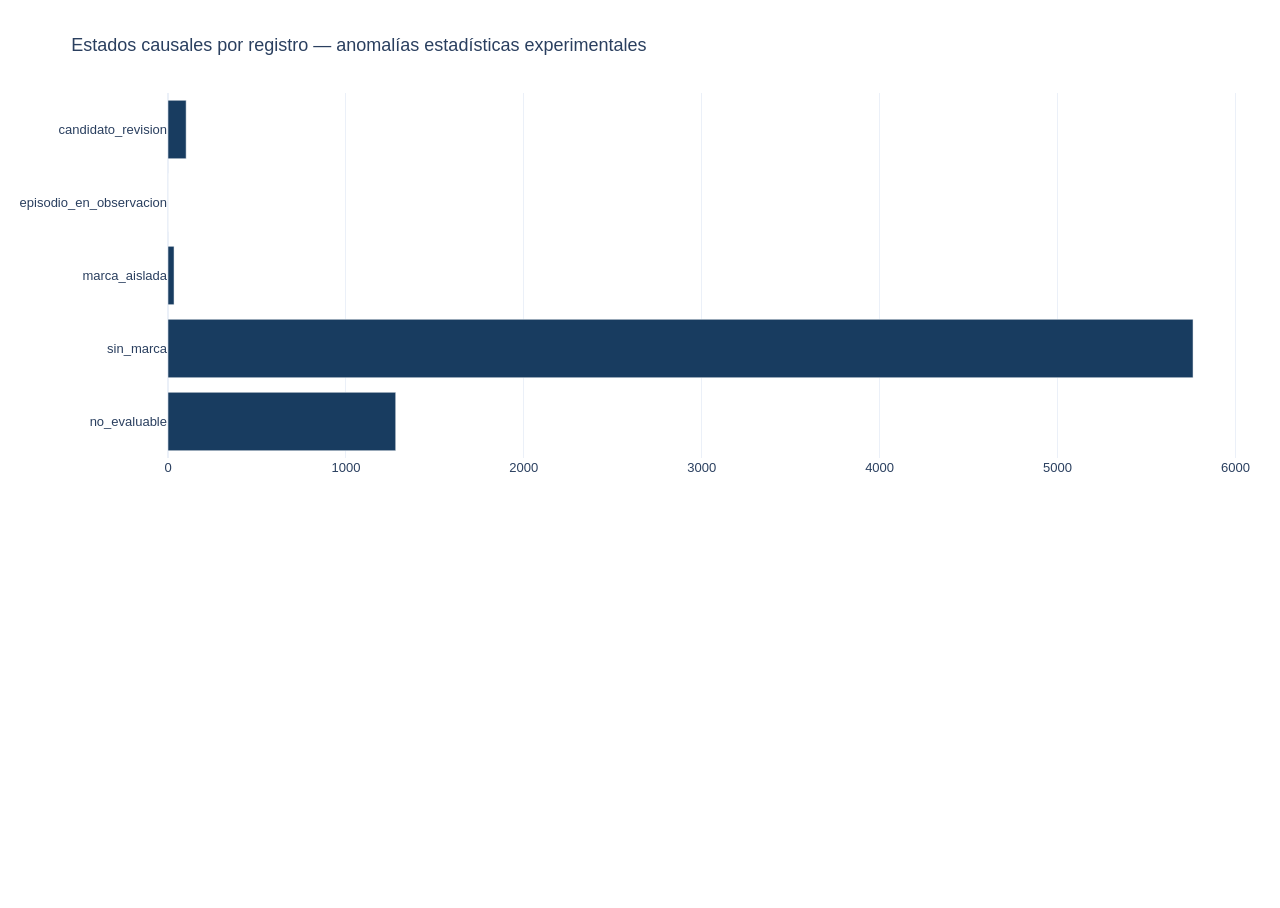
<file: reports/phase6/interactive/01_estados.html>
<!doctype html>
<html>
<head>
    <meta charset="utf-8" />
    <style>html, body {height: 100%;}</style>
</head>
<body>
    <div style="height:550px; width:100%;">                        <script>window.PlotlyConfig = {MathJaxConfig: 'local'};</script>
        <script charset="utf-8" src="plotly.min.js"></script>                <div id="phase6-01-estados" class="plotly-graph-div" style="height:100%; width:100%;"></div>            <script>                window.PLOTLYENV=window.PLOTLYENV || {};                                if (document.getElementById("phase6-01-estados")) {                    Plotly.newPlot(                        "phase6-01-estados",                        [{"orientation":"h","x":{"dtype":"i2","bdata":"AAWCFiIAAABmAA=="},"y":["no_evaluable","sin_marca","marca_aislada","episodio_en_observacion","candidato_revision"],"type":"bar"}],                        {"template":{"data":{"barpolar":[{"marker":{"line":{"color":"white","width":0.5},"pattern":{"fillmode":"overlay","size":10,"solidity":0.2}},"type":"barpolar"}],"bar":[{"error_x":{"color":"#2a3f5f"},"error_y":{"color":"#2a3f5f"},"marker":{"line":{"color":"white","width":0.5},"pattern":{"fillmode":"overlay","size":10,"solidity":0.2}},"type":"bar"}],"carpet":[{"aaxis":{"endlinecolor":"#2a3f5f","gridcolor":"#C8D4E3","linecolor":"#C8D4E3","minorgridcolor":"#C8D4E3","startlinecolor":"#2a3f5f"},"baxis":{"endlinecolor":"#2a3f5f","gridcolor":"#C8D4E3","linecolor":"#C8D4E3","minorgridcolor":"#C8D4E3","startlinecolor":"#2a3f5f"},"type":"carpet"}],"choropleth":[{"colorbar":{"outlinewidth":0,"ticks":""},"type":"choropleth"}],"contourcarpet":[{"colorbar":{"outlinewidth":0,"ticks":""},"type":"contourcarpet"}],"contour":[{"colorbar":{"outlinewidth":0,"ticks":""},"colorscale":[[0.0,"#0d0887"],[0.1111111111111111,"#46039f"],[0.2222222222222222,"#7201a8"],[0.3333333333333333,"#9c179e"],[0.4444444444444444,"#bd3786"],[0.5555555555555556,"#d8576b"],[0.6666666666666666,"#ed7953"],[0.7777777777777778,"#fb9f3a"],[0.8888888888888888,"#fdca26"],[1.0,"#f0f921"]],"type":"contour"}],"heatmap":[{"colorbar":{"outlinewidth":0,"ticks":""},"colorscale":[[0.0,"#0d0887"],[0.1111111111111111,"#46039f"],[0.2222222222222222,"#7201a8"],[0.3333333333333333,"#9c179e"],[0.4444444444444444,"#bd3786"],[0.5555555555555556,"#d8576b"],[0.6666666666666666,"#ed7953"],[0.7777777777777778,"#fb9f3a"],[0.8888888888888888,"#fdca26"],[1.0,"#f0f921"]],"type":"heatmap"}],"histogram2dcontour":[{"colorbar":{"outlinewidth":0,"ticks":""},"colorscale":[[0.0,"#0d0887"],[0.1111111111111111,"#46039f"],[0.2222222222222222,"#7201a8"],[0.3333333333333333,"#9c179e"],[0.4444444444444444,"#bd3786"],[0.5555555555555556,"#d8576b"],[0.6666666666666666,"#ed7953"],[0.7777777777777778,"#fb9f3a"],[0.8888888888888888,"#fdca26"],[1.0,"#f0f921"]],"type":"histogram2dcontour"}],"histogram2d":[{"colorbar":{"outlinewidth":0,"ticks":""},"colorscale":[[0.0,"#0d0887"],[0.1111111111111111,"#46039f"],[0.2222222222222222,"#7201a8"],[0.3333333333333333,"#9c179e"],[0.4444444444444444,"#bd3786"],[0.5555555555555556,"#d8576b"],[0.6666666666666666,"#ed7953"],[0.7777777777777778,"#fb9f3a"],[0.8888888888888888,"#fdca26"],[1.0,"#f0f921"]],"type":"histogram2d"}],"histogram":[{"marker":{"pattern":{"fillmode":"overlay","size":10,"solidity":0.2}},"type":"histogram"}],"mesh3d":[{"colorbar":{"outlinewidth":0,"ticks":""},"type":"mesh3d"}],"parcoords":[{"line":{"colorbar":{"outlinewidth":0,"ticks":""}},"type":"parcoords"}],"pie":[{"automargin":true,"type":"pie"}],"scatter3d":[{"line":{"colorbar":{"outlinewidth":0,"ticks":""}},"marker":{"colorbar":{"outlinewidth":0,"ticks":""}},"type":"scatter3d"}],"scattercarpet":[{"marker":{"colorbar":{"outlinewidth":0,"ticks":""}},"type":"scattercarpet"}],"scattergeo":[{"marker":{"colorbar":{"outlinewidth":0,"ticks":""}},"type":"scattergeo"}],"scattergl":[{"marker":{"colorbar":{"outlinewidth":0,"ticks":""}},"type":"scattergl"}],"scattermap":[{"marker":{"colorbar":{"outlinewidth":0,"ticks":""}},"type":"scattermap"}],"scatterpolargl":[{"marker":{"colorbar":{"outlinewidth":0,"ticks":""}},"type":"scatterpolargl"}],"scatterpolar":[{"marker":{"colorbar":{"outlinewidth":0,"ticks":""}},"type":"scatterpolar"}],"scatter":[{"fillpattern":{"fillmode":"overlay","size":10,"solidity":0.2},"type":"scatter"}],"scatterternary":[{"marker":{"colorbar":{"outlinewidth":0,"ticks":""}},"type":"scatterternary"}],"surface":[{"colorbar":{"outlinewidth":0,"ticks":""},"colorscale":[[0.0,"#0d0887"],[0.1111111111111111,"#46039f"],[0.2222222222222222,"#7201a8"],[0.3333333333333333,"#9c179e"],[0.4444444444444444,"#bd3786"],[0.5555555555555556,"#d8576b"],[0.6666666666666666,"#ed7953"],[0.7777777777777778,"#fb9f3a"],[0.8888888888888888,"#fdca26"],[1.0,"#f0f921"]],"type":"surface"}],"table":[{"cells":{"fill":{"color":"#EBF0F8"},"line":{"color":"white"}},"header":{"fill":{"color":"#C8D4E3"},"line":{"color":"white"}},"type":"table"}]},"layout":{"annotationdefaults":{"arrowcolor":"#2a3f5f","arrowhead":0,"arrowwidth":1},"autotypenumbers":"strict","coloraxis":{"colorbar":{"outlinewidth":0,"ticks":""}},"colorscale":{"diverging":[[0,"#8e0152"],[0.1,"#c51b7d"],[0.2,"#de77ae"],[0.3,"#f1b6da"],[0.4,"#fde0ef"],[0.5,"#f7f7f7"],[0.6,"#e6f5d0"],[0.7,"#b8e186"],[0.8,"#7fbc41"],[0.9,"#4d9221"],[1,"#276419"]],"sequential":[[0.0,"#0d0887"],[0.1111111111111111,"#46039f"],[0.2222222222222222,"#7201a8"],[0.3333333333333333,"#9c179e"],[0.4444444444444444,"#bd3786"],[0.5555555555555556,"#d8576b"],[0.6666666666666666,"#ed7953"],[0.7777777777777778,"#fb9f3a"],[0.8888888888888888,"#fdca26"],[1.0,"#f0f921"]],"sequentialminus":[[0.0,"#0d0887"],[0.1111111111111111,"#46039f"],[0.2222222222222222,"#7201a8"],[0.3333333333333333,"#9c179e"],[0.4444444444444444,"#bd3786"],[0.5555555555555556,"#d8576b"],[0.6666666666666666,"#ed7953"],[0.7777777777777778,"#fb9f3a"],[0.8888888888888888,"#fdca26"],[1.0,"#f0f921"]]},"colorway":["#636efa","#EF553B","#00cc96","#ab63fa","#FFA15A","#19d3f3","#FF6692","#B6E880","#FF97FF","#FECB52"],"font":{"color":"#2a3f5f"},"geo":{"bgcolor":"white","lakecolor":"white","landcolor":"white","showlakes":true,"showland":true,"subunitcolor":"#C8D4E3"},"hoverlabel":{"align":"left"},"hovermode":"closest","paper_bgcolor":"white","plot_bgcolor":"white","polar":{"angularaxis":{"gridcolor":"#EBF0F8","linecolor":"#EBF0F8","ticks":""},"bgcolor":"white","radialaxis":{"gridcolor":"#EBF0F8","linecolor":"#EBF0F8","ticks":""}},"scene":{"xaxis":{"backgroundcolor":"white","gridcolor":"#DFE8F3","gridwidth":2,"linecolor":"#EBF0F8","showbackground":true,"ticks":"","zerolinecolor":"#EBF0F8"},"yaxis":{"backgroundcolor":"white","gridcolor":"#DFE8F3","gridwidth":2,"linecolor":"#EBF0F8","showbackground":true,"ticks":"","zerolinecolor":"#EBF0F8"},"zaxis":{"backgroundcolor":"white","gridcolor":"#DFE8F3","gridwidth":2,"linecolor":"#EBF0F8","showbackground":true,"ticks":"","zerolinecolor":"#EBF0F8"}},"shapedefaults":{"line":{"color":"#2a3f5f"}},"ternary":{"aaxis":{"gridcolor":"#DFE8F3","linecolor":"#A2B1C6","ticks":""},"baxis":{"gridcolor":"#DFE8F3","linecolor":"#A2B1C6","ticks":""},"bgcolor":"white","caxis":{"gridcolor":"#DFE8F3","linecolor":"#A2B1C6","ticks":""}},"title":{"x":0.05},"xaxis":{"automargin":true,"gridcolor":"#EBF0F8","linecolor":"#EBF0F8","ticks":"","title":{"standoff":15},"zerolinecolor":"#EBF0F8","zerolinewidth":2},"yaxis":{"automargin":true,"gridcolor":"#EBF0F8","linecolor":"#EBF0F8","ticks":"","title":{"standoff":15},"zerolinecolor":"#EBF0F8","zerolinewidth":2}}},"font":{"family":"Arial","size":13},"margin":{"l":65,"r":25,"b":100,"t":85},"title":{"text":"Estados causales por registro \u2014 anomal\u00edas estad\u00edsticas experimentales"},"colorway":["#183C60","#65839C","#514D85","#2D7177","#8C939D"],"height":550},                        {"responsive": true}                    )                };            </script>        </div>
</body>
</html>
</file>
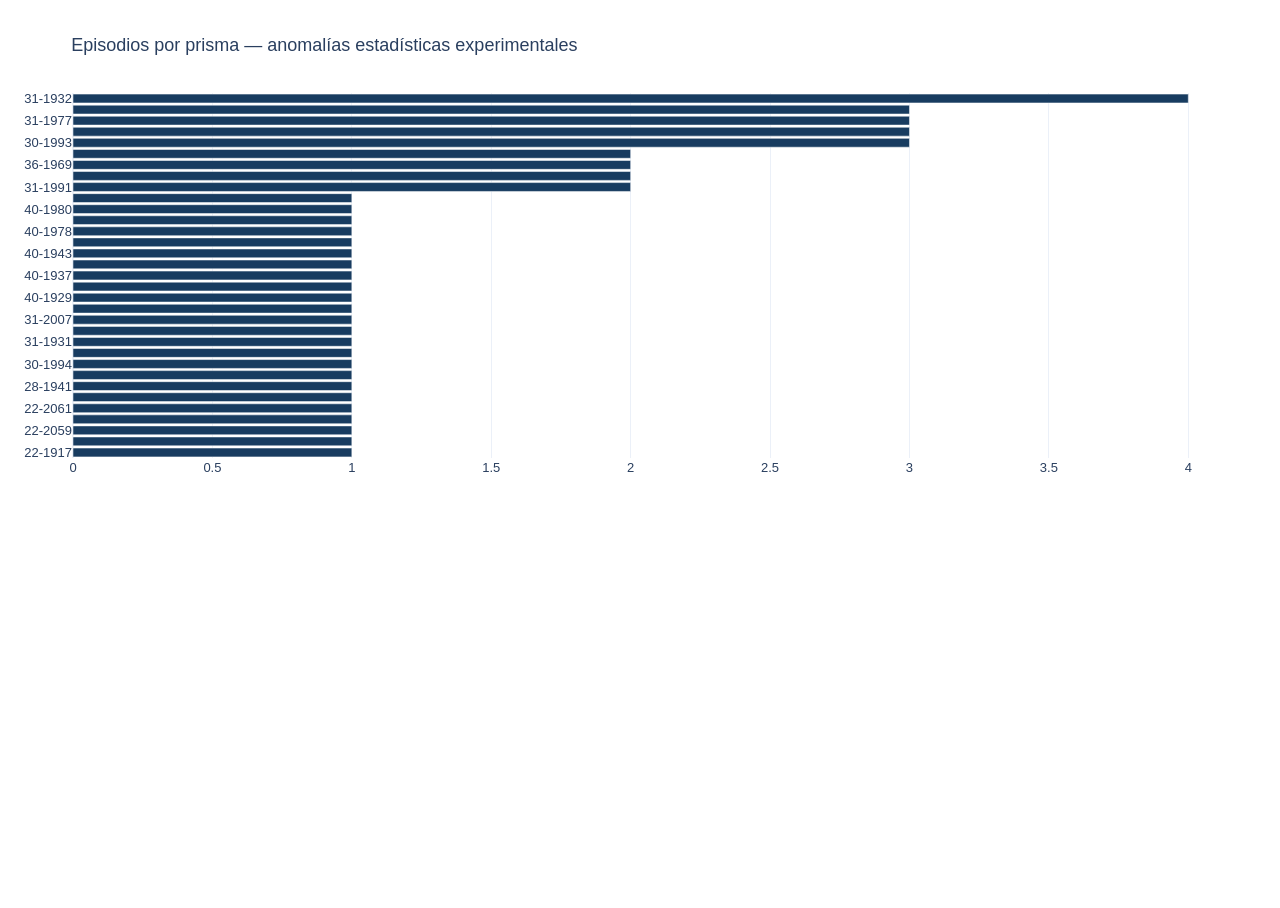
<file: reports/phase6/interactive/02_episodios_prisma.html>
<!doctype html>
<html>
<head>
    <meta charset="utf-8" />
    <style>html, body {height: 100%;}</style>
</head>
<body>
    <div style="height:550px; width:100%;">                        <script>window.PlotlyConfig = {MathJaxConfig: 'local'};</script>
        <script charset="utf-8" src="plotly.min.js"></script>                <div id="phase6-02-episodios_prisma" class="plotly-graph-div" style="height:100%; width:100%;"></div>            <script>                window.PLOTLYENV=window.PLOTLYENV || {};                                if (document.getElementById("phase6-02-episodios_prisma")) {                    Plotly.newPlot(                        "phase6-02-episodios_prisma",                        [{"orientation":"h","x":{"dtype":"i1","bdata":"AQEBAQEBAQEBAQEBAQEBAQEBAQEBAQEBAgICAgMDAwME"},"y":["22-1917","22-1918","22-2059","22-2060","22-2061","28-1939","28-1941","28-1982","30-1994","31-1914","31-1931","31-2004","31-2007","31-2008","40-1929","40-1933","40-1937","40-1938","40-1943","40-1958","40-1978","40-1979","40-1980","40-1981","31-1991","31-1992","36-1969","40-1959","30-1993","30-1996","31-1977","31-2002","31-1932"],"type":"bar"}],                        {"template":{"data":{"barpolar":[{"marker":{"line":{"color":"white","width":0.5},"pattern":{"fillmode":"overlay","size":10,"solidity":0.2}},"type":"barpolar"}],"bar":[{"error_x":{"color":"#2a3f5f"},"error_y":{"color":"#2a3f5f"},"marker":{"line":{"color":"white","width":0.5},"pattern":{"fillmode":"overlay","size":10,"solidity":0.2}},"type":"bar"}],"carpet":[{"aaxis":{"endlinecolor":"#2a3f5f","gridcolor":"#C8D4E3","linecolor":"#C8D4E3","minorgridcolor":"#C8D4E3","startlinecolor":"#2a3f5f"},"baxis":{"endlinecolor":"#2a3f5f","gridcolor":"#C8D4E3","linecolor":"#C8D4E3","minorgridcolor":"#C8D4E3","startlinecolor":"#2a3f5f"},"type":"carpet"}],"choropleth":[{"colorbar":{"outlinewidth":0,"ticks":""},"type":"choropleth"}],"contourcarpet":[{"colorbar":{"outlinewidth":0,"ticks":""},"type":"contourcarpet"}],"contour":[{"colorbar":{"outlinewidth":0,"ticks":""},"colorscale":[[0.0,"#0d0887"],[0.1111111111111111,"#46039f"],[0.2222222222222222,"#7201a8"],[0.3333333333333333,"#9c179e"],[0.4444444444444444,"#bd3786"],[0.5555555555555556,"#d8576b"],[0.6666666666666666,"#ed7953"],[0.7777777777777778,"#fb9f3a"],[0.8888888888888888,"#fdca26"],[1.0,"#f0f921"]],"type":"contour"}],"heatmap":[{"colorbar":{"outlinewidth":0,"ticks":""},"colorscale":[[0.0,"#0d0887"],[0.1111111111111111,"#46039f"],[0.2222222222222222,"#7201a8"],[0.3333333333333333,"#9c179e"],[0.4444444444444444,"#bd3786"],[0.5555555555555556,"#d8576b"],[0.6666666666666666,"#ed7953"],[0.7777777777777778,"#fb9f3a"],[0.8888888888888888,"#fdca26"],[1.0,"#f0f921"]],"type":"heatmap"}],"histogram2dcontour":[{"colorbar":{"outlinewidth":0,"ticks":""},"colorscale":[[0.0,"#0d0887"],[0.1111111111111111,"#46039f"],[0.2222222222222222,"#7201a8"],[0.3333333333333333,"#9c179e"],[0.4444444444444444,"#bd3786"],[0.5555555555555556,"#d8576b"],[0.6666666666666666,"#ed7953"],[0.7777777777777778,"#fb9f3a"],[0.8888888888888888,"#fdca26"],[1.0,"#f0f921"]],"type":"histogram2dcontour"}],"histogram2d":[{"colorbar":{"outlinewidth":0,"ticks":""},"colorscale":[[0.0,"#0d0887"],[0.1111111111111111,"#46039f"],[0.2222222222222222,"#7201a8"],[0.3333333333333333,"#9c179e"],[0.4444444444444444,"#bd3786"],[0.5555555555555556,"#d8576b"],[0.6666666666666666,"#ed7953"],[0.7777777777777778,"#fb9f3a"],[0.8888888888888888,"#fdca26"],[1.0,"#f0f921"]],"type":"histogram2d"}],"histogram":[{"marker":{"pattern":{"fillmode":"overlay","size":10,"solidity":0.2}},"type":"histogram"}],"mesh3d":[{"colorbar":{"outlinewidth":0,"ticks":""},"type":"mesh3d"}],"parcoords":[{"line":{"colorbar":{"outlinewidth":0,"ticks":""}},"type":"parcoords"}],"pie":[{"automargin":true,"type":"pie"}],"scatter3d":[{"line":{"colorbar":{"outlinewidth":0,"ticks":""}},"marker":{"colorbar":{"outlinewidth":0,"ticks":""}},"type":"scatter3d"}],"scattercarpet":[{"marker":{"colorbar":{"outlinewidth":0,"ticks":""}},"type":"scattercarpet"}],"scattergeo":[{"marker":{"colorbar":{"outlinewidth":0,"ticks":""}},"type":"scattergeo"}],"scattergl":[{"marker":{"colorbar":{"outlinewidth":0,"ticks":""}},"type":"scattergl"}],"scattermap":[{"marker":{"colorbar":{"outlinewidth":0,"ticks":""}},"type":"scattermap"}],"scatterpolargl":[{"marker":{"colorbar":{"outlinewidth":0,"ticks":""}},"type":"scatterpolargl"}],"scatterpolar":[{"marker":{"colorbar":{"outlinewidth":0,"ticks":""}},"type":"scatterpolar"}],"scatter":[{"fillpattern":{"fillmode":"overlay","size":10,"solidity":0.2},"type":"scatter"}],"scatterternary":[{"marker":{"colorbar":{"outlinewidth":0,"ticks":""}},"type":"scatterternary"}],"surface":[{"colorbar":{"outlinewidth":0,"ticks":""},"colorscale":[[0.0,"#0d0887"],[0.1111111111111111,"#46039f"],[0.2222222222222222,"#7201a8"],[0.3333333333333333,"#9c179e"],[0.4444444444444444,"#bd3786"],[0.5555555555555556,"#d8576b"],[0.6666666666666666,"#ed7953"],[0.7777777777777778,"#fb9f3a"],[0.8888888888888888,"#fdca26"],[1.0,"#f0f921"]],"type":"surface"}],"table":[{"cells":{"fill":{"color":"#EBF0F8"},"line":{"color":"white"}},"header":{"fill":{"color":"#C8D4E3"},"line":{"color":"white"}},"type":"table"}]},"layout":{"annotationdefaults":{"arrowcolor":"#2a3f5f","arrowhead":0,"arrowwidth":1},"autotypenumbers":"strict","coloraxis":{"colorbar":{"outlinewidth":0,"ticks":""}},"colorscale":{"diverging":[[0,"#8e0152"],[0.1,"#c51b7d"],[0.2,"#de77ae"],[0.3,"#f1b6da"],[0.4,"#fde0ef"],[0.5,"#f7f7f7"],[0.6,"#e6f5d0"],[0.7,"#b8e186"],[0.8,"#7fbc41"],[0.9,"#4d9221"],[1,"#276419"]],"sequential":[[0.0,"#0d0887"],[0.1111111111111111,"#46039f"],[0.2222222222222222,"#7201a8"],[0.3333333333333333,"#9c179e"],[0.4444444444444444,"#bd3786"],[0.5555555555555556,"#d8576b"],[0.6666666666666666,"#ed7953"],[0.7777777777777778,"#fb9f3a"],[0.8888888888888888,"#fdca26"],[1.0,"#f0f921"]],"sequentialminus":[[0.0,"#0d0887"],[0.1111111111111111,"#46039f"],[0.2222222222222222,"#7201a8"],[0.3333333333333333,"#9c179e"],[0.4444444444444444,"#bd3786"],[0.5555555555555556,"#d8576b"],[0.6666666666666666,"#ed7953"],[0.7777777777777778,"#fb9f3a"],[0.8888888888888888,"#fdca26"],[1.0,"#f0f921"]]},"colorway":["#636efa","#EF553B","#00cc96","#ab63fa","#FFA15A","#19d3f3","#FF6692","#B6E880","#FF97FF","#FECB52"],"font":{"color":"#2a3f5f"},"geo":{"bgcolor":"white","lakecolor":"white","landcolor":"white","showlakes":true,"showland":true,"subunitcolor":"#C8D4E3"},"hoverlabel":{"align":"left"},"hovermode":"closest","paper_bgcolor":"white","plot_bgcolor":"white","polar":{"angularaxis":{"gridcolor":"#EBF0F8","linecolor":"#EBF0F8","ticks":""},"bgcolor":"white","radialaxis":{"gridcolor":"#EBF0F8","linecolor":"#EBF0F8","ticks":""}},"scene":{"xaxis":{"backgroundcolor":"white","gridcolor":"#DFE8F3","gridwidth":2,"linecolor":"#EBF0F8","showbackground":true,"ticks":"","zerolinecolor":"#EBF0F8"},"yaxis":{"backgroundcolor":"white","gridcolor":"#DFE8F3","gridwidth":2,"linecolor":"#EBF0F8","showbackground":true,"ticks":"","zerolinecolor":"#EBF0F8"},"zaxis":{"backgroundcolor":"white","gridcolor":"#DFE8F3","gridwidth":2,"linecolor":"#EBF0F8","showbackground":true,"ticks":"","zerolinecolor":"#EBF0F8"}},"shapedefaults":{"line":{"color":"#2a3f5f"}},"ternary":{"aaxis":{"gridcolor":"#DFE8F3","linecolor":"#A2B1C6","ticks":""},"baxis":{"gridcolor":"#DFE8F3","linecolor":"#A2B1C6","ticks":""},"bgcolor":"white","caxis":{"gridcolor":"#DFE8F3","linecolor":"#A2B1C6","ticks":""}},"title":{"x":0.05},"xaxis":{"automargin":true,"gridcolor":"#EBF0F8","linecolor":"#EBF0F8","ticks":"","title":{"standoff":15},"zerolinecolor":"#EBF0F8","zerolinewidth":2},"yaxis":{"automargin":true,"gridcolor":"#EBF0F8","linecolor":"#EBF0F8","ticks":"","title":{"standoff":15},"zerolinecolor":"#EBF0F8","zerolinewidth":2}}},"font":{"family":"Arial","size":13},"margin":{"l":65,"r":25,"b":100,"t":85},"title":{"text":"Episodios por prisma \u2014 anomal\u00edas estad\u00edsticas experimentales"},"colorway":["#183C60","#65839C","#514D85","#2D7177","#8C939D"],"height":550},                        {"responsive": true}                    )                };            </script>        </div>
</body>
</html>
</file>
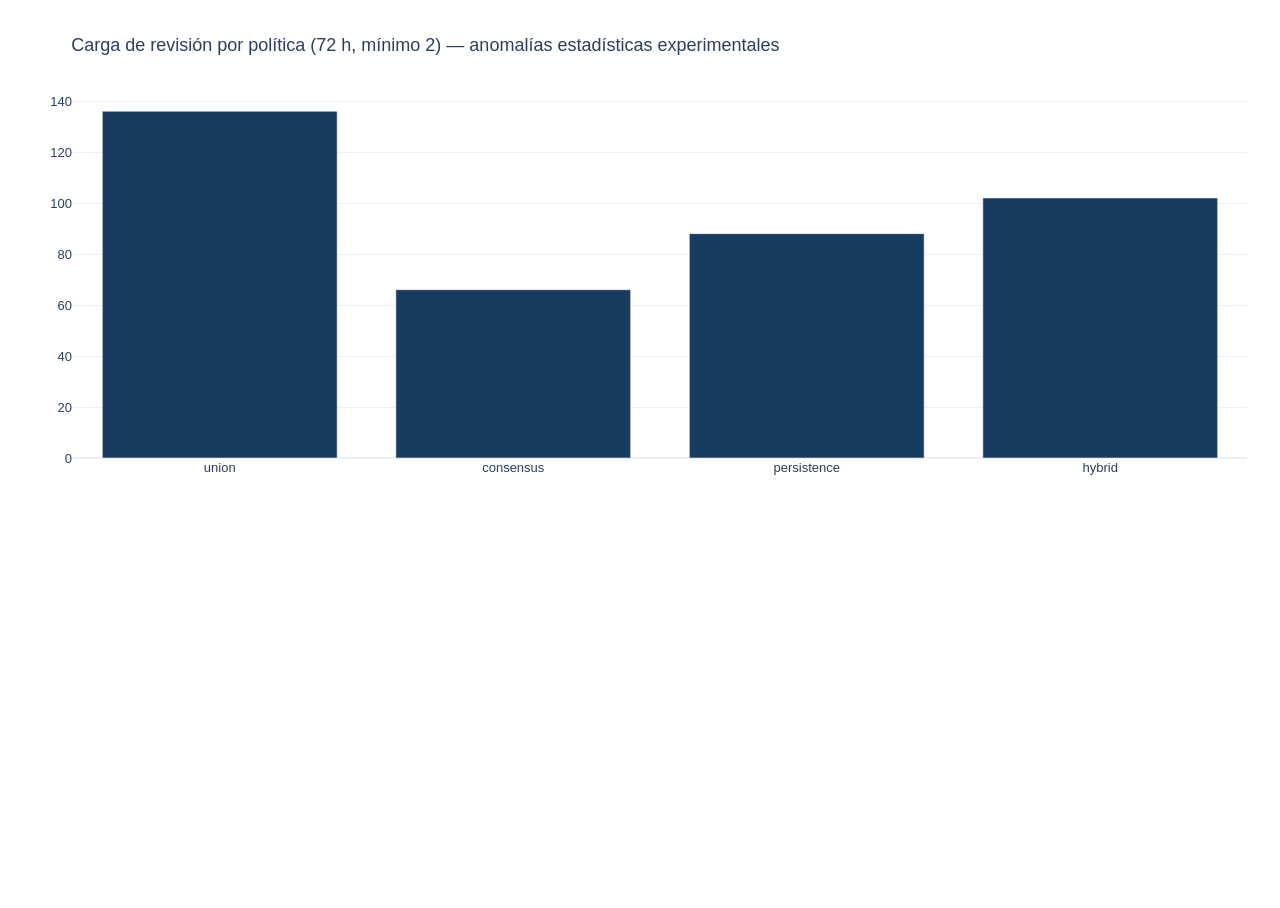
<file: reports/phase6/interactive/03_politicas.html>
<!doctype html>
<html>
<head>
    <meta charset="utf-8" />
    <style>html, body {height: 100%;}</style>
</head>
<body>
    <div style="height:550px; width:100%;">                        <script>window.PlotlyConfig = {MathJaxConfig: 'local'};</script>
        <script charset="utf-8" src="plotly.min.js"></script>                <div id="phase6-03-politicas" class="plotly-graph-div" style="height:100%; width:100%;"></div>            <script>                window.PLOTLYENV=window.PLOTLYENV || {};                                if (document.getElementById("phase6-03-politicas")) {                    Plotly.newPlot(                        "phase6-03-politicas",                        [{"x":["union","consensus","persistence","hybrid"],"y":{"dtype":"i2","bdata":"iABCAFgAZgA="},"type":"bar"}],                        {"template":{"data":{"barpolar":[{"marker":{"line":{"color":"white","width":0.5},"pattern":{"fillmode":"overlay","size":10,"solidity":0.2}},"type":"barpolar"}],"bar":[{"error_x":{"color":"#2a3f5f"},"error_y":{"color":"#2a3f5f"},"marker":{"line":{"color":"white","width":0.5},"pattern":{"fillmode":"overlay","size":10,"solidity":0.2}},"type":"bar"}],"carpet":[{"aaxis":{"endlinecolor":"#2a3f5f","gridcolor":"#C8D4E3","linecolor":"#C8D4E3","minorgridcolor":"#C8D4E3","startlinecolor":"#2a3f5f"},"baxis":{"endlinecolor":"#2a3f5f","gridcolor":"#C8D4E3","linecolor":"#C8D4E3","minorgridcolor":"#C8D4E3","startlinecolor":"#2a3f5f"},"type":"carpet"}],"choropleth":[{"colorbar":{"outlinewidth":0,"ticks":""},"type":"choropleth"}],"contourcarpet":[{"colorbar":{"outlinewidth":0,"ticks":""},"type":"contourcarpet"}],"contour":[{"colorbar":{"outlinewidth":0,"ticks":""},"colorscale":[[0.0,"#0d0887"],[0.1111111111111111,"#46039f"],[0.2222222222222222,"#7201a8"],[0.3333333333333333,"#9c179e"],[0.4444444444444444,"#bd3786"],[0.5555555555555556,"#d8576b"],[0.6666666666666666,"#ed7953"],[0.7777777777777778,"#fb9f3a"],[0.8888888888888888,"#fdca26"],[1.0,"#f0f921"]],"type":"contour"}],"heatmap":[{"colorbar":{"outlinewidth":0,"ticks":""},"colorscale":[[0.0,"#0d0887"],[0.1111111111111111,"#46039f"],[0.2222222222222222,"#7201a8"],[0.3333333333333333,"#9c179e"],[0.4444444444444444,"#bd3786"],[0.5555555555555556,"#d8576b"],[0.6666666666666666,"#ed7953"],[0.7777777777777778,"#fb9f3a"],[0.8888888888888888,"#fdca26"],[1.0,"#f0f921"]],"type":"heatmap"}],"histogram2dcontour":[{"colorbar":{"outlinewidth":0,"ticks":""},"colorscale":[[0.0,"#0d0887"],[0.1111111111111111,"#46039f"],[0.2222222222222222,"#7201a8"],[0.3333333333333333,"#9c179e"],[0.4444444444444444,"#bd3786"],[0.5555555555555556,"#d8576b"],[0.6666666666666666,"#ed7953"],[0.7777777777777778,"#fb9f3a"],[0.8888888888888888,"#fdca26"],[1.0,"#f0f921"]],"type":"histogram2dcontour"}],"histogram2d":[{"colorbar":{"outlinewidth":0,"ticks":""},"colorscale":[[0.0,"#0d0887"],[0.1111111111111111,"#46039f"],[0.2222222222222222,"#7201a8"],[0.3333333333333333,"#9c179e"],[0.4444444444444444,"#bd3786"],[0.5555555555555556,"#d8576b"],[0.6666666666666666,"#ed7953"],[0.7777777777777778,"#fb9f3a"],[0.8888888888888888,"#fdca26"],[1.0,"#f0f921"]],"type":"histogram2d"}],"histogram":[{"marker":{"pattern":{"fillmode":"overlay","size":10,"solidity":0.2}},"type":"histogram"}],"mesh3d":[{"colorbar":{"outlinewidth":0,"ticks":""},"type":"mesh3d"}],"parcoords":[{"line":{"colorbar":{"outlinewidth":0,"ticks":""}},"type":"parcoords"}],"pie":[{"automargin":true,"type":"pie"}],"scatter3d":[{"line":{"colorbar":{"outlinewidth":0,"ticks":""}},"marker":{"colorbar":{"outlinewidth":0,"ticks":""}},"type":"scatter3d"}],"scattercarpet":[{"marker":{"colorbar":{"outlinewidth":0,"ticks":""}},"type":"scattercarpet"}],"scattergeo":[{"marker":{"colorbar":{"outlinewidth":0,"ticks":""}},"type":"scattergeo"}],"scattergl":[{"marker":{"colorbar":{"outlinewidth":0,"ticks":""}},"type":"scattergl"}],"scattermap":[{"marker":{"colorbar":{"outlinewidth":0,"ticks":""}},"type":"scattermap"}],"scatterpolargl":[{"marker":{"colorbar":{"outlinewidth":0,"ticks":""}},"type":"scatterpolargl"}],"scatterpolar":[{"marker":{"colorbar":{"outlinewidth":0,"ticks":""}},"type":"scatterpolar"}],"scatter":[{"fillpattern":{"fillmode":"overlay","size":10,"solidity":0.2},"type":"scatter"}],"scatterternary":[{"marker":{"colorbar":{"outlinewidth":0,"ticks":""}},"type":"scatterternary"}],"surface":[{"colorbar":{"outlinewidth":0,"ticks":""},"colorscale":[[0.0,"#0d0887"],[0.1111111111111111,"#46039f"],[0.2222222222222222,"#7201a8"],[0.3333333333333333,"#9c179e"],[0.4444444444444444,"#bd3786"],[0.5555555555555556,"#d8576b"],[0.6666666666666666,"#ed7953"],[0.7777777777777778,"#fb9f3a"],[0.8888888888888888,"#fdca26"],[1.0,"#f0f921"]],"type":"surface"}],"table":[{"cells":{"fill":{"color":"#EBF0F8"},"line":{"color":"white"}},"header":{"fill":{"color":"#C8D4E3"},"line":{"color":"white"}},"type":"table"}]},"layout":{"annotationdefaults":{"arrowcolor":"#2a3f5f","arrowhead":0,"arrowwidth":1},"autotypenumbers":"strict","coloraxis":{"colorbar":{"outlinewidth":0,"ticks":""}},"colorscale":{"diverging":[[0,"#8e0152"],[0.1,"#c51b7d"],[0.2,"#de77ae"],[0.3,"#f1b6da"],[0.4,"#fde0ef"],[0.5,"#f7f7f7"],[0.6,"#e6f5d0"],[0.7,"#b8e186"],[0.8,"#7fbc41"],[0.9,"#4d9221"],[1,"#276419"]],"sequential":[[0.0,"#0d0887"],[0.1111111111111111,"#46039f"],[0.2222222222222222,"#7201a8"],[0.3333333333333333,"#9c179e"],[0.4444444444444444,"#bd3786"],[0.5555555555555556,"#d8576b"],[0.6666666666666666,"#ed7953"],[0.7777777777777778,"#fb9f3a"],[0.8888888888888888,"#fdca26"],[1.0,"#f0f921"]],"sequentialminus":[[0.0,"#0d0887"],[0.1111111111111111,"#46039f"],[0.2222222222222222,"#7201a8"],[0.3333333333333333,"#9c179e"],[0.4444444444444444,"#bd3786"],[0.5555555555555556,"#d8576b"],[0.6666666666666666,"#ed7953"],[0.7777777777777778,"#fb9f3a"],[0.8888888888888888,"#fdca26"],[1.0,"#f0f921"]]},"colorway":["#636efa","#EF553B","#00cc96","#ab63fa","#FFA15A","#19d3f3","#FF6692","#B6E880","#FF97FF","#FECB52"],"font":{"color":"#2a3f5f"},"geo":{"bgcolor":"white","lakecolor":"white","landcolor":"white","showlakes":true,"showland":true,"subunitcolor":"#C8D4E3"},"hoverlabel":{"align":"left"},"hovermode":"closest","paper_bgcolor":"white","plot_bgcolor":"white","polar":{"angularaxis":{"gridcolor":"#EBF0F8","linecolor":"#EBF0F8","ticks":""},"bgcolor":"white","radialaxis":{"gridcolor":"#EBF0F8","linecolor":"#EBF0F8","ticks":""}},"scene":{"xaxis":{"backgroundcolor":"white","gridcolor":"#DFE8F3","gridwidth":2,"linecolor":"#EBF0F8","showbackground":true,"ticks":"","zerolinecolor":"#EBF0F8"},"yaxis":{"backgroundcolor":"white","gridcolor":"#DFE8F3","gridwidth":2,"linecolor":"#EBF0F8","showbackground":true,"ticks":"","zerolinecolor":"#EBF0F8"},"zaxis":{"backgroundcolor":"white","gridcolor":"#DFE8F3","gridwidth":2,"linecolor":"#EBF0F8","showbackground":true,"ticks":"","zerolinecolor":"#EBF0F8"}},"shapedefaults":{"line":{"color":"#2a3f5f"}},"ternary":{"aaxis":{"gridcolor":"#DFE8F3","linecolor":"#A2B1C6","ticks":""},"baxis":{"gridcolor":"#DFE8F3","linecolor":"#A2B1C6","ticks":""},"bgcolor":"white","caxis":{"gridcolor":"#DFE8F3","linecolor":"#A2B1C6","ticks":""}},"title":{"x":0.05},"xaxis":{"automargin":true,"gridcolor":"#EBF0F8","linecolor":"#EBF0F8","ticks":"","title":{"standoff":15},"zerolinecolor":"#EBF0F8","zerolinewidth":2},"yaxis":{"automargin":true,"gridcolor":"#EBF0F8","linecolor":"#EBF0F8","ticks":"","title":{"standoff":15},"zerolinecolor":"#EBF0F8","zerolinewidth":2}}},"font":{"family":"Arial","size":13},"margin":{"l":65,"r":25,"b":100,"t":85},"title":{"text":"Carga de revisi\u00f3n por pol\u00edtica (72 h, m\u00ednimo 2) \u2014 anomal\u00edas estad\u00edsticas experimentales"},"colorway":["#183C60","#65839C","#514D85","#2D7177","#8C939D"],"height":550},                        {"responsive": true}                    )                };            </script>        </div>
</body>
</html>
</file>
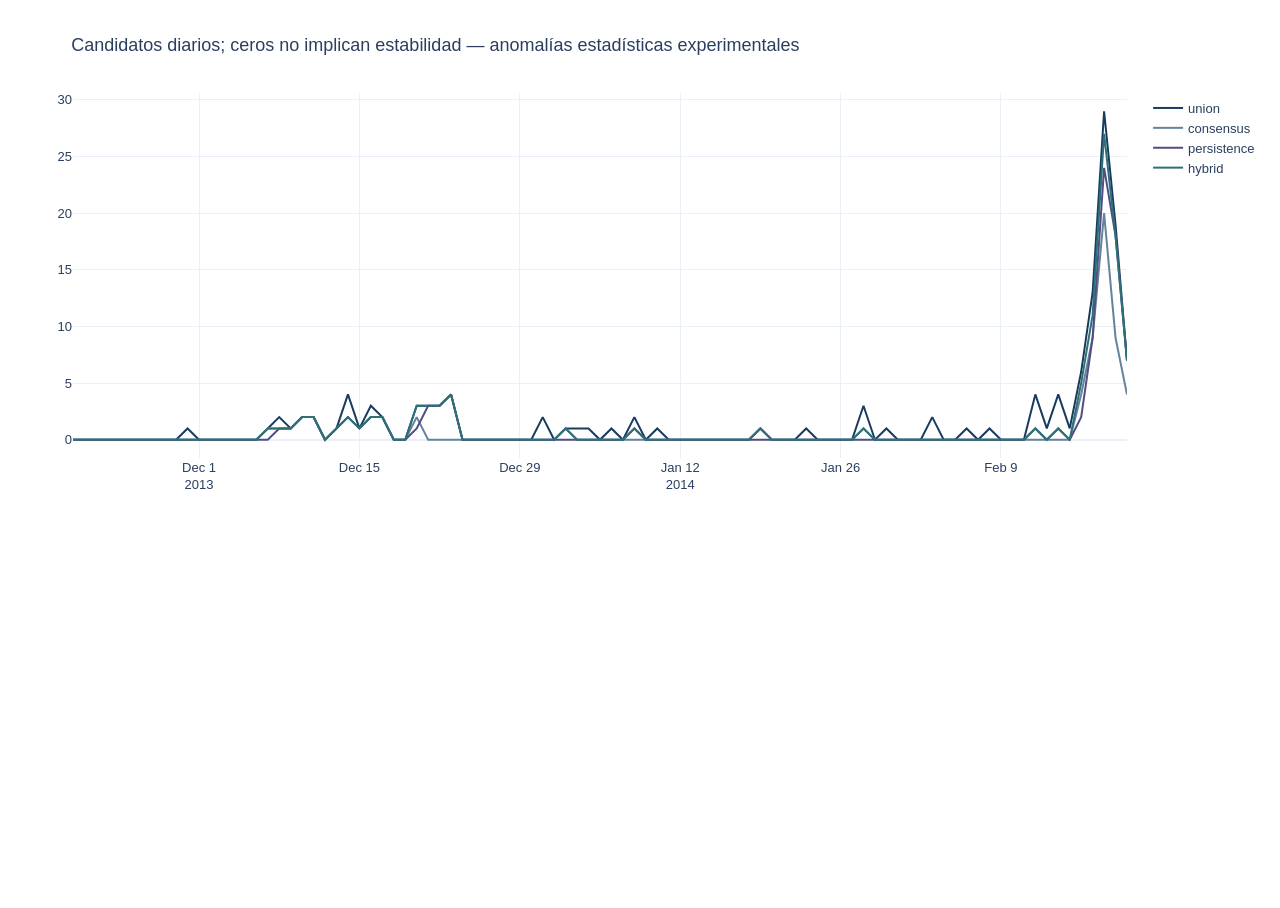
<file: reports/phase6/interactive/04_candidatos_dia.html>
<!doctype html>
<html>
<head>
    <meta charset="utf-8" />
    <style>html, body {height: 100%;}</style>
</head>
<body>
    <div style="height:550px; width:100%;">                        <script>window.PlotlyConfig = {MathJaxConfig: 'local'};</script>
        <script charset="utf-8" src="plotly.min.js"></script>                <div id="phase6-04-candidatos_dia" class="plotly-graph-div" style="height:100%; width:100%;"></div>            <script>                window.PLOTLYENV=window.PLOTLYENV || {};                                if (document.getElementById("phase6-04-candidatos_dia")) {                    Plotly.newPlot(                        "phase6-04-candidatos_dia",                        [{"line":{"color":"#183C60"},"mode":"lines","name":"union","x":["2013-11-20T00:00:00.000000000","2013-11-21T00:00:00.000000000","2013-11-22T00:00:00.000000000","2013-11-23T00:00:00.000000000","2013-11-24T00:00:00.000000000","2013-11-25T00:00:00.000000000","2013-11-26T00:00:00.000000000","2013-11-27T00:00:00.000000000","2013-11-28T00:00:00.000000000","2013-11-29T00:00:00.000000000","2013-11-30T00:00:00.000000000","2013-12-01T00:00:00.000000000","2013-12-02T00:00:00.000000000","2013-12-03T00:00:00.000000000","2013-12-04T00:00:00.000000000","2013-12-05T00:00:00.000000000","2013-12-06T00:00:00.000000000","2013-12-07T00:00:00.000000000","2013-12-08T00:00:00.000000000","2013-12-09T00:00:00.000000000","2013-12-10T00:00:00.000000000","2013-12-11T00:00:00.000000000","2013-12-12T00:00:00.000000000","2013-12-13T00:00:00.000000000","2013-12-14T00:00:00.000000000","2013-12-15T00:00:00.000000000","2013-12-16T00:00:00.000000000","2013-12-17T00:00:00.000000000","2013-12-18T00:00:00.000000000","2013-12-19T00:00:00.000000000","2013-12-20T00:00:00.000000000","2013-12-21T00:00:00.000000000","2013-12-22T00:00:00.000000000","2013-12-23T00:00:00.000000000","2013-12-24T00:00:00.000000000","2013-12-25T00:00:00.000000000","2013-12-26T00:00:00.000000000","2013-12-27T00:00:00.000000000","2013-12-28T00:00:00.000000000","2013-12-29T00:00:00.000000000","2013-12-30T00:00:00.000000000","2013-12-31T00:00:00.000000000","2014-01-01T00:00:00.000000000","2014-01-02T00:00:00.000000000","2014-01-03T00:00:00.000000000","2014-01-04T00:00:00.000000000","2014-01-05T00:00:00.000000000","2014-01-06T00:00:00.000000000","2014-01-07T00:00:00.000000000","2014-01-08T00:00:00.000000000","2014-01-09T00:00:00.000000000","2014-01-10T00:00:00.000000000","2014-01-11T00:00:00.000000000","2014-01-12T00:00:00.000000000","2014-01-13T00:00:00.000000000","2014-01-14T00:00:00.000000000","2014-01-15T00:00:00.000000000","2014-01-16T00:00:00.000000000","2014-01-17T00:00:00.000000000","2014-01-18T00:00:00.000000000","2014-01-19T00:00:00.000000000","2014-01-20T00:00:00.000000000","2014-01-21T00:00:00.000000000","2014-01-22T00:00:00.000000000","2014-01-23T00:00:00.000000000","2014-01-24T00:00:00.000000000","2014-01-25T00:00:00.000000000","2014-01-26T00:00:00.000000000","2014-01-27T00:00:00.000000000","2014-01-28T00:00:00.000000000","2014-01-29T00:00:00.000000000","2014-01-30T00:00:00.000000000","2014-01-31T00:00:00.000000000","2014-02-01T00:00:00.000000000","2014-02-02T00:00:00.000000000","2014-02-03T00:00:00.000000000","2014-02-04T00:00:00.000000000","2014-02-05T00:00:00.000000000","2014-02-06T00:00:00.000000000","2014-02-07T00:00:00.000000000","2014-02-08T00:00:00.000000000","2014-02-09T00:00:00.000000000","2014-02-10T00:00:00.000000000","2014-02-11T00:00:00.000000000","2014-02-12T00:00:00.000000000","2014-02-13T00:00:00.000000000","2014-02-14T00:00:00.000000000","2014-02-15T00:00:00.000000000","2014-02-16T00:00:00.000000000","2014-02-17T00:00:00.000000000","2014-02-18T00:00:00.000000000","2014-02-19T00:00:00.000000000","2014-02-20T00:00:00.000000000"],"y":{"dtype":"i1","bdata":"AAAAAAAAAAAAAAEAAAAAAAABAgECAgABBAEDAgAAAwMDBAAAAAAAAAACAAEBAQABAAIAAQAAAAAAAAAAAQAAAAEAAAAAAwABAAAAAgAAAQABAAAABAEEAQYNHRMH"},"type":"scatter"},{"line":{"color":"#65839C"},"mode":"lines","name":"consensus","x":["2013-11-20T00:00:00.000000000","2013-11-21T00:00:00.000000000","2013-11-22T00:00:00.000000000","2013-11-23T00:00:00.000000000","2013-11-24T00:00:00.000000000","2013-11-25T00:00:00.000000000","2013-11-26T00:00:00.000000000","2013-11-27T00:00:00.000000000","2013-11-28T00:00:00.000000000","2013-11-29T00:00:00.000000000","2013-11-30T00:00:00.000000000","2013-12-01T00:00:00.000000000","2013-12-02T00:00:00.000000000","2013-12-03T00:00:00.000000000","2013-12-04T00:00:00.000000000","2013-12-05T00:00:00.000000000","2013-12-06T00:00:00.000000000","2013-12-07T00:00:00.000000000","2013-12-08T00:00:00.000000000","2013-12-09T00:00:00.000000000","2013-12-10T00:00:00.000000000","2013-12-11T00:00:00.000000000","2013-12-12T00:00:00.000000000","2013-12-13T00:00:00.000000000","2013-12-14T00:00:00.000000000","2013-12-15T00:00:00.000000000","2013-12-16T00:00:00.000000000","2013-12-17T00:00:00.000000000","2013-12-18T00:00:00.000000000","2013-12-19T00:00:00.000000000","2013-12-20T00:00:00.000000000","2013-12-21T00:00:00.000000000","2013-12-22T00:00:00.000000000","2013-12-23T00:00:00.000000000","2013-12-24T00:00:00.000000000","2013-12-25T00:00:00.000000000","2013-12-26T00:00:00.000000000","2013-12-27T00:00:00.000000000","2013-12-28T00:00:00.000000000","2013-12-29T00:00:00.000000000","2013-12-30T00:00:00.000000000","2013-12-31T00:00:00.000000000","2014-01-01T00:00:00.000000000","2014-01-02T00:00:00.000000000","2014-01-03T00:00:00.000000000","2014-01-04T00:00:00.000000000","2014-01-05T00:00:00.000000000","2014-01-06T00:00:00.000000000","2014-01-07T00:00:00.000000000","2014-01-08T00:00:00.000000000","2014-01-09T00:00:00.000000000","2014-01-10T00:00:00.000000000","2014-01-11T00:00:00.000000000","2014-01-12T00:00:00.000000000","2014-01-13T00:00:00.000000000","2014-01-14T00:00:00.000000000","2014-01-15T00:00:00.000000000","2014-01-16T00:00:00.000000000","2014-01-17T00:00:00.000000000","2014-01-18T00:00:00.000000000","2014-01-19T00:00:00.000000000","2014-01-20T00:00:00.000000000","2014-01-21T00:00:00.000000000","2014-01-22T00:00:00.000000000","2014-01-23T00:00:00.000000000","2014-01-24T00:00:00.000000000","2014-01-25T00:00:00.000000000","2014-01-26T00:00:00.000000000","2014-01-27T00:00:00.000000000","2014-01-28T00:00:00.000000000","2014-01-29T00:00:00.000000000","2014-01-30T00:00:00.000000000","2014-01-31T00:00:00.000000000","2014-02-01T00:00:00.000000000","2014-02-02T00:00:00.000000000","2014-02-03T00:00:00.000000000","2014-02-04T00:00:00.000000000","2014-02-05T00:00:00.000000000","2014-02-06T00:00:00.000000000","2014-02-07T00:00:00.000000000","2014-02-08T00:00:00.000000000","2014-02-09T00:00:00.000000000","2014-02-10T00:00:00.000000000","2014-02-11T00:00:00.000000000","2014-02-12T00:00:00.000000000","2014-02-13T00:00:00.000000000","2014-02-14T00:00:00.000000000","2014-02-15T00:00:00.000000000","2014-02-16T00:00:00.000000000","2014-02-17T00:00:00.000000000","2014-02-18T00:00:00.000000000","2014-02-19T00:00:00.000000000","2014-02-20T00:00:00.000000000"],"y":{"dtype":"i1","bdata":"AAAAAAAAAAAAAAAAAAAAAAABAQECAgABAgECAgAAAgAAAAAAAAAAAAAAAAEAAAAAAAAAAAAAAAAAAAAAAQAAAAAAAAAAAQAAAAAAAAAAAAAAAAAAAAAAAAQJFAkE"},"type":"scatter"},{"line":{"color":"#514D85"},"mode":"lines","name":"persistence","x":["2013-11-20T00:00:00.000000000","2013-11-21T00:00:00.000000000","2013-11-22T00:00:00.000000000","2013-11-23T00:00:00.000000000","2013-11-24T00:00:00.000000000","2013-11-25T00:00:00.000000000","2013-11-26T00:00:00.000000000","2013-11-27T00:00:00.000000000","2013-11-28T00:00:00.000000000","2013-11-29T00:00:00.000000000","2013-11-30T00:00:00.000000000","2013-12-01T00:00:00.000000000","2013-12-02T00:00:00.000000000","2013-12-03T00:00:00.000000000","2013-12-04T00:00:00.000000000","2013-12-05T00:00:00.000000000","2013-12-06T00:00:00.000000000","2013-12-07T00:00:00.000000000","2013-12-08T00:00:00.000000000","2013-12-09T00:00:00.000000000","2013-12-10T00:00:00.000000000","2013-12-11T00:00:00.000000000","2013-12-12T00:00:00.000000000","2013-12-13T00:00:00.000000000","2013-12-14T00:00:00.000000000","2013-12-15T00:00:00.000000000","2013-12-16T00:00:00.000000000","2013-12-17T00:00:00.000000000","2013-12-18T00:00:00.000000000","2013-12-19T00:00:00.000000000","2013-12-20T00:00:00.000000000","2013-12-21T00:00:00.000000000","2013-12-22T00:00:00.000000000","2013-12-23T00:00:00.000000000","2013-12-24T00:00:00.000000000","2013-12-25T00:00:00.000000000","2013-12-26T00:00:00.000000000","2013-12-27T00:00:00.000000000","2013-12-28T00:00:00.000000000","2013-12-29T00:00:00.000000000","2013-12-30T00:00:00.000000000","2013-12-31T00:00:00.000000000","2014-01-01T00:00:00.000000000","2014-01-02T00:00:00.000000000","2014-01-03T00:00:00.000000000","2014-01-04T00:00:00.000000000","2014-01-05T00:00:00.000000000","2014-01-06T00:00:00.000000000","2014-01-07T00:00:00.000000000","2014-01-08T00:00:00.000000000","2014-01-09T00:00:00.000000000","2014-01-10T00:00:00.000000000","2014-01-11T00:00:00.000000000","2014-01-12T00:00:00.000000000","2014-01-13T00:00:00.000000000","2014-01-14T00:00:00.000000000","2014-01-15T00:00:00.000000000","2014-01-16T00:00:00.000000000","2014-01-17T00:00:00.000000000","2014-01-18T00:00:00.000000000","2014-01-19T00:00:00.000000000","2014-01-20T00:00:00.000000000","2014-01-21T00:00:00.000000000","2014-01-22T00:00:00.000000000","2014-01-23T00:00:00.000000000","2014-01-24T00:00:00.000000000","2014-01-25T00:00:00.000000000","2014-01-26T00:00:00.000000000","2014-01-27T00:00:00.000000000","2014-01-28T00:00:00.000000000","2014-01-29T00:00:00.000000000","2014-01-30T00:00:00.000000000","2014-01-31T00:00:00.000000000","2014-02-01T00:00:00.000000000","2014-02-02T00:00:00.000000000","2014-02-03T00:00:00.000000000","2014-02-04T00:00:00.000000000","2014-02-05T00:00:00.000000000","2014-02-06T00:00:00.000000000","2014-02-07T00:00:00.000000000","2014-02-08T00:00:00.000000000","2014-02-09T00:00:00.000000000","2014-02-10T00:00:00.000000000","2014-02-11T00:00:00.000000000","2014-02-12T00:00:00.000000000","2014-02-13T00:00:00.000000000","2014-02-14T00:00:00.000000000","2014-02-15T00:00:00.000000000","2014-02-16T00:00:00.000000000","2014-02-17T00:00:00.000000000","2014-02-18T00:00:00.000000000","2014-02-19T00:00:00.000000000","2014-02-20T00:00:00.000000000"],"y":{"dtype":"i1","bdata":"AAAAAAAAAAAAAAAAAAAAAAAAAQECAgABAgECAgAAAQMDBAAAAAAAAAAAAAAAAAAAAAEAAAAAAAAAAAAAAAAAAAAAAAAAAAAAAAAAAAAAAAAAAAAAAQABAAIJGBIH"},"type":"scatter"},{"line":{"color":"#2D7177"},"mode":"lines","name":"hybrid","x":["2013-11-20T00:00:00.000000000","2013-11-21T00:00:00.000000000","2013-11-22T00:00:00.000000000","2013-11-23T00:00:00.000000000","2013-11-24T00:00:00.000000000","2013-11-25T00:00:00.000000000","2013-11-26T00:00:00.000000000","2013-11-27T00:00:00.000000000","2013-11-28T00:00:00.000000000","2013-11-29T00:00:00.000000000","2013-11-30T00:00:00.000000000","2013-12-01T00:00:00.000000000","2013-12-02T00:00:00.000000000","2013-12-03T00:00:00.000000000","2013-12-04T00:00:00.000000000","2013-12-05T00:00:00.000000000","2013-12-06T00:00:00.000000000","2013-12-07T00:00:00.000000000","2013-12-08T00:00:00.000000000","2013-12-09T00:00:00.000000000","2013-12-10T00:00:00.000000000","2013-12-11T00:00:00.000000000","2013-12-12T00:00:00.000000000","2013-12-13T00:00:00.000000000","2013-12-14T00:00:00.000000000","2013-12-15T00:00:00.000000000","2013-12-16T00:00:00.000000000","2013-12-17T00:00:00.000000000","2013-12-18T00:00:00.000000000","2013-12-19T00:00:00.000000000","2013-12-20T00:00:00.000000000","2013-12-21T00:00:00.000000000","2013-12-22T00:00:00.000000000","2013-12-23T00:00:00.000000000","2013-12-24T00:00:00.000000000","2013-12-25T00:00:00.000000000","2013-12-26T00:00:00.000000000","2013-12-27T00:00:00.000000000","2013-12-28T00:00:00.000000000","2013-12-29T00:00:00.000000000","2013-12-30T00:00:00.000000000","2013-12-31T00:00:00.000000000","2014-01-01T00:00:00.000000000","2014-01-02T00:00:00.000000000","2014-01-03T00:00:00.000000000","2014-01-04T00:00:00.000000000","2014-01-05T00:00:00.000000000","2014-01-06T00:00:00.000000000","2014-01-07T00:00:00.000000000","2014-01-08T00:00:00.000000000","2014-01-09T00:00:00.000000000","2014-01-10T00:00:00.000000000","2014-01-11T00:00:00.000000000","2014-01-12T00:00:00.000000000","2014-01-13T00:00:00.000000000","2014-01-14T00:00:00.000000000","2014-01-15T00:00:00.000000000","2014-01-16T00:00:00.000000000","2014-01-17T00:00:00.000000000","2014-01-18T00:00:00.000000000","2014-01-19T00:00:00.000000000","2014-01-20T00:00:00.000000000","2014-01-21T00:00:00.000000000","2014-01-22T00:00:00.000000000","2014-01-23T00:00:00.000000000","2014-01-24T00:00:00.000000000","2014-01-25T00:00:00.000000000","2014-01-26T00:00:00.000000000","2014-01-27T00:00:00.000000000","2014-01-28T00:00:00.000000000","2014-01-29T00:00:00.000000000","2014-01-30T00:00:00.000000000","2014-01-31T00:00:00.000000000","2014-02-01T00:00:00.000000000","2014-02-02T00:00:00.000000000","2014-02-03T00:00:00.000000000","2014-02-04T00:00:00.000000000","2014-02-05T00:00:00.000000000","2014-02-06T00:00:00.000000000","2014-02-07T00:00:00.000000000","2014-02-08T00:00:00.000000000","2014-02-09T00:00:00.000000000","2014-02-10T00:00:00.000000000","2014-02-11T00:00:00.000000000","2014-02-12T00:00:00.000000000","2014-02-13T00:00:00.000000000","2014-02-14T00:00:00.000000000","2014-02-15T00:00:00.000000000","2014-02-16T00:00:00.000000000","2014-02-17T00:00:00.000000000","2014-02-18T00:00:00.000000000","2014-02-19T00:00:00.000000000","2014-02-20T00:00:00.000000000"],"y":{"dtype":"i1","bdata":"AAAAAAAAAAAAAAAAAAAAAAABAQECAgABAgECAgAAAwMDBAAAAAAAAAAAAAEAAAAAAAEAAAAAAAAAAAAAAQAAAAAAAAAAAQAAAAAAAAAAAAAAAAAAAQABAAULGxIH"},"type":"scatter"}],                        {"template":{"data":{"barpolar":[{"marker":{"line":{"color":"white","width":0.5},"pattern":{"fillmode":"overlay","size":10,"solidity":0.2}},"type":"barpolar"}],"bar":[{"error_x":{"color":"#2a3f5f"},"error_y":{"color":"#2a3f5f"},"marker":{"line":{"color":"white","width":0.5},"pattern":{"fillmode":"overlay","size":10,"solidity":0.2}},"type":"bar"}],"carpet":[{"aaxis":{"endlinecolor":"#2a3f5f","gridcolor":"#C8D4E3","linecolor":"#C8D4E3","minorgridcolor":"#C8D4E3","startlinecolor":"#2a3f5f"},"baxis":{"endlinecolor":"#2a3f5f","gridcolor":"#C8D4E3","linecolor":"#C8D4E3","minorgridcolor":"#C8D4E3","startlinecolor":"#2a3f5f"},"type":"carpet"}],"choropleth":[{"colorbar":{"outlinewidth":0,"ticks":""},"type":"choropleth"}],"contourcarpet":[{"colorbar":{"outlinewidth":0,"ticks":""},"type":"contourcarpet"}],"contour":[{"colorbar":{"outlinewidth":0,"ticks":""},"colorscale":[[0.0,"#0d0887"],[0.1111111111111111,"#46039f"],[0.2222222222222222,"#7201a8"],[0.3333333333333333,"#9c179e"],[0.4444444444444444,"#bd3786"],[0.5555555555555556,"#d8576b"],[0.6666666666666666,"#ed7953"],[0.7777777777777778,"#fb9f3a"],[0.8888888888888888,"#fdca26"],[1.0,"#f0f921"]],"type":"contour"}],"heatmap":[{"colorbar":{"outlinewidth":0,"ticks":""},"colorscale":[[0.0,"#0d0887"],[0.1111111111111111,"#46039f"],[0.2222222222222222,"#7201a8"],[0.3333333333333333,"#9c179e"],[0.4444444444444444,"#bd3786"],[0.5555555555555556,"#d8576b"],[0.6666666666666666,"#ed7953"],[0.7777777777777778,"#fb9f3a"],[0.8888888888888888,"#fdca26"],[1.0,"#f0f921"]],"type":"heatmap"}],"histogram2dcontour":[{"colorbar":{"outlinewidth":0,"ticks":""},"colorscale":[[0.0,"#0d0887"],[0.1111111111111111,"#46039f"],[0.2222222222222222,"#7201a8"],[0.3333333333333333,"#9c179e"],[0.4444444444444444,"#bd3786"],[0.5555555555555556,"#d8576b"],[0.6666666666666666,"#ed7953"],[0.7777777777777778,"#fb9f3a"],[0.8888888888888888,"#fdca26"],[1.0,"#f0f921"]],"type":"histogram2dcontour"}],"histogram2d":[{"colorbar":{"outlinewidth":0,"ticks":""},"colorscale":[[0.0,"#0d0887"],[0.1111111111111111,"#46039f"],[0.2222222222222222,"#7201a8"],[0.3333333333333333,"#9c179e"],[0.4444444444444444,"#bd3786"],[0.5555555555555556,"#d8576b"],[0.6666666666666666,"#ed7953"],[0.7777777777777778,"#fb9f3a"],[0.8888888888888888,"#fdca26"],[1.0,"#f0f921"]],"type":"histogram2d"}],"histogram":[{"marker":{"pattern":{"fillmode":"overlay","size":10,"solidity":0.2}},"type":"histogram"}],"mesh3d":[{"colorbar":{"outlinewidth":0,"ticks":""},"type":"mesh3d"}],"parcoords":[{"line":{"colorbar":{"outlinewidth":0,"ticks":""}},"type":"parcoords"}],"pie":[{"automargin":true,"type":"pie"}],"scatter3d":[{"line":{"colorbar":{"outlinewidth":0,"ticks":""}},"marker":{"colorbar":{"outlinewidth":0,"ticks":""}},"type":"scatter3d"}],"scattercarpet":[{"marker":{"colorbar":{"outlinewidth":0,"ticks":""}},"type":"scattercarpet"}],"scattergeo":[{"marker":{"colorbar":{"outlinewidth":0,"ticks":""}},"type":"scattergeo"}],"scattergl":[{"marker":{"colorbar":{"outlinewidth":0,"ticks":""}},"type":"scattergl"}],"scattermap":[{"marker":{"colorbar":{"outlinewidth":0,"ticks":""}},"type":"scattermap"}],"scatterpolargl":[{"marker":{"colorbar":{"outlinewidth":0,"ticks":""}},"type":"scatterpolargl"}],"scatterpolar":[{"marker":{"colorbar":{"outlinewidth":0,"ticks":""}},"type":"scatterpolar"}],"scatter":[{"fillpattern":{"fillmode":"overlay","size":10,"solidity":0.2},"type":"scatter"}],"scatterternary":[{"marker":{"colorbar":{"outlinewidth":0,"ticks":""}},"type":"scatterternary"}],"surface":[{"colorbar":{"outlinewidth":0,"ticks":""},"colorscale":[[0.0,"#0d0887"],[0.1111111111111111,"#46039f"],[0.2222222222222222,"#7201a8"],[0.3333333333333333,"#9c179e"],[0.4444444444444444,"#bd3786"],[0.5555555555555556,"#d8576b"],[0.6666666666666666,"#ed7953"],[0.7777777777777778,"#fb9f3a"],[0.8888888888888888,"#fdca26"],[1.0,"#f0f921"]],"type":"surface"}],"table":[{"cells":{"fill":{"color":"#EBF0F8"},"line":{"color":"white"}},"header":{"fill":{"color":"#C8D4E3"},"line":{"color":"white"}},"type":"table"}]},"layout":{"annotationdefaults":{"arrowcolor":"#2a3f5f","arrowhead":0,"arrowwidth":1},"autotypenumbers":"strict","coloraxis":{"colorbar":{"outlinewidth":0,"ticks":""}},"colorscale":{"diverging":[[0,"#8e0152"],[0.1,"#c51b7d"],[0.2,"#de77ae"],[0.3,"#f1b6da"],[0.4,"#fde0ef"],[0.5,"#f7f7f7"],[0.6,"#e6f5d0"],[0.7,"#b8e186"],[0.8,"#7fbc41"],[0.9,"#4d9221"],[1,"#276419"]],"sequential":[[0.0,"#0d0887"],[0.1111111111111111,"#46039f"],[0.2222222222222222,"#7201a8"],[0.3333333333333333,"#9c179e"],[0.4444444444444444,"#bd3786"],[0.5555555555555556,"#d8576b"],[0.6666666666666666,"#ed7953"],[0.7777777777777778,"#fb9f3a"],[0.8888888888888888,"#fdca26"],[1.0,"#f0f921"]],"sequentialminus":[[0.0,"#0d0887"],[0.1111111111111111,"#46039f"],[0.2222222222222222,"#7201a8"],[0.3333333333333333,"#9c179e"],[0.4444444444444444,"#bd3786"],[0.5555555555555556,"#d8576b"],[0.6666666666666666,"#ed7953"],[0.7777777777777778,"#fb9f3a"],[0.8888888888888888,"#fdca26"],[1.0,"#f0f921"]]},"colorway":["#636efa","#EF553B","#00cc96","#ab63fa","#FFA15A","#19d3f3","#FF6692","#B6E880","#FF97FF","#FECB52"],"font":{"color":"#2a3f5f"},"geo":{"bgcolor":"white","lakecolor":"white","landcolor":"white","showlakes":true,"showland":true,"subunitcolor":"#C8D4E3"},"hoverlabel":{"align":"left"},"hovermode":"closest","paper_bgcolor":"white","plot_bgcolor":"white","polar":{"angularaxis":{"gridcolor":"#EBF0F8","linecolor":"#EBF0F8","ticks":""},"bgcolor":"white","radialaxis":{"gridcolor":"#EBF0F8","linecolor":"#EBF0F8","ticks":""}},"scene":{"xaxis":{"backgroundcolor":"white","gridcolor":"#DFE8F3","gridwidth":2,"linecolor":"#EBF0F8","showbackground":true,"ticks":"","zerolinecolor":"#EBF0F8"},"yaxis":{"backgroundcolor":"white","gridcolor":"#DFE8F3","gridwidth":2,"linecolor":"#EBF0F8","showbackground":true,"ticks":"","zerolinecolor":"#EBF0F8"},"zaxis":{"backgroundcolor":"white","gridcolor":"#DFE8F3","gridwidth":2,"linecolor":"#EBF0F8","showbackground":true,"ticks":"","zerolinecolor":"#EBF0F8"}},"shapedefaults":{"line":{"color":"#2a3f5f"}},"ternary":{"aaxis":{"gridcolor":"#DFE8F3","linecolor":"#A2B1C6","ticks":""},"baxis":{"gridcolor":"#DFE8F3","linecolor":"#A2B1C6","ticks":""},"bgcolor":"white","caxis":{"gridcolor":"#DFE8F3","linecolor":"#A2B1C6","ticks":""}},"title":{"x":0.05},"xaxis":{"automargin":true,"gridcolor":"#EBF0F8","linecolor":"#EBF0F8","ticks":"","title":{"standoff":15},"zerolinecolor":"#EBF0F8","zerolinewidth":2},"yaxis":{"automargin":true,"gridcolor":"#EBF0F8","linecolor":"#EBF0F8","ticks":"","title":{"standoff":15},"zerolinecolor":"#EBF0F8","zerolinewidth":2}}},"font":{"family":"Arial","size":13},"margin":{"l":65,"r":25,"b":100,"t":85},"title":{"text":"Candidatos diarios; ceros no implican estabilidad \u2014 anomal\u00edas estad\u00edsticas experimentales"},"colorway":["#183C60","#65839C","#514D85","#2D7177","#8C939D"],"height":550},                        {"responsive": true}                    )                };            </script>        </div>
</body>
</html>
</file>
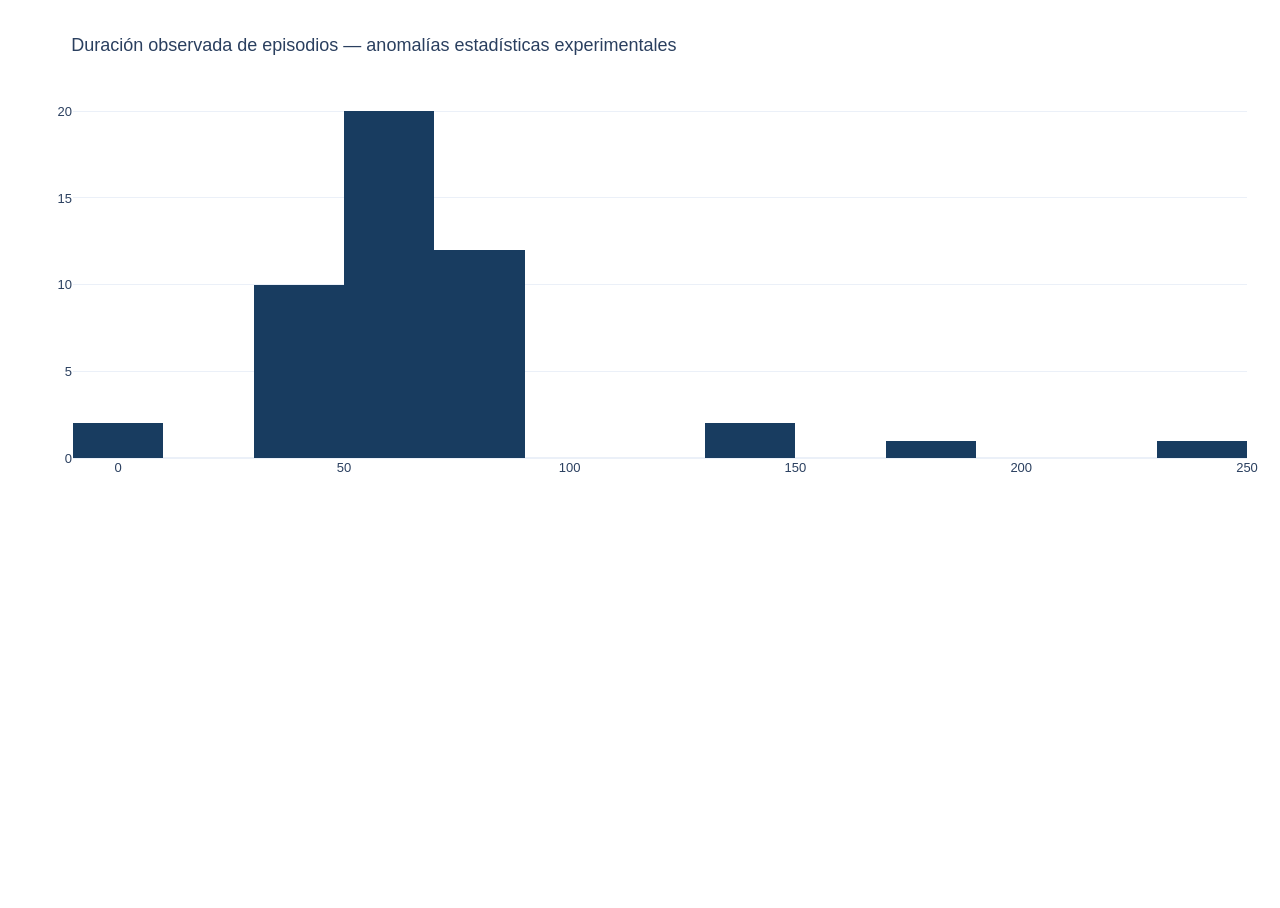
<file: reports/phase6/interactive/05_duraciones.html>
<!doctype html>
<html>
<head>
    <meta charset="utf-8" />
    <style>html, body {height: 100%;}</style>
</head>
<body>
    <div style="height:550px; width:100%;">                        <script>window.PlotlyConfig = {MathJaxConfig: 'local'};</script>
        <script charset="utf-8" src="plotly.min.js"></script>                <div id="phase6-05-duraciones" class="plotly-graph-div" style="height:100%; width:100%;"></div>            <script>                window.PLOTLYENV=window.PLOTLYENV || {};                                if (document.getElementById("phase6-05-duraciones")) {                    Plotly.newPlot(                        "phase6-05-duraciones",                        [{"nbinsx":12,"x":{"dtype":"f8","bdata":"OY7jOI5nUUAnnhWNBGhRQDCW\u002fGLJj1BAMJb8YsmPUEBbsAVbsM1RQM6riWdFa0hARwK+eTUpT0BeTTwrGjlAQHW5\u002fUGG1lFAFK5H4Xp4UEAAAAAAAMhVQKjsMHW5t21A59XEs6K5S0CO4ziO46BRQB6mLrc\u002faE9AdNpApw3cQEBPG+i0gWxnQHIcx3EcQ1FAa+JZ0UjcUECdNtBpA3FTQDfQaQOdXkNAH4XrUbimSEBAyFDZYYpMQHzzauJZbVBAhAyVHaZiUUA30GkDnV5DQPuDDJUddlFAf5ChssMuYkBwXk08K\u002fJRQK1oJOCbw1FAcF5NPCtqUUAAAAAAAAAAALWBThvoTExAAAAAAAAAAADfvJp4VrphQLy7u7u7d1FAq6qqqqoaSEBswRZswZ5RQK8mnhWNbFBAMXW5\u002fUGmUUB02kCnDRBQQPjm1cSzylFAxbOikYDPUUBWNBLwzZ9RQAu2YAu2QD9Api63P8ioTkDyiyW\u002fWPJDQL55NfGsIEhA"},"type":"histogram"}],                        {"template":{"data":{"barpolar":[{"marker":{"line":{"color":"white","width":0.5},"pattern":{"fillmode":"overlay","size":10,"solidity":0.2}},"type":"barpolar"}],"bar":[{"error_x":{"color":"#2a3f5f"},"error_y":{"color":"#2a3f5f"},"marker":{"line":{"color":"white","width":0.5},"pattern":{"fillmode":"overlay","size":10,"solidity":0.2}},"type":"bar"}],"carpet":[{"aaxis":{"endlinecolor":"#2a3f5f","gridcolor":"#C8D4E3","linecolor":"#C8D4E3","minorgridcolor":"#C8D4E3","startlinecolor":"#2a3f5f"},"baxis":{"endlinecolor":"#2a3f5f","gridcolor":"#C8D4E3","linecolor":"#C8D4E3","minorgridcolor":"#C8D4E3","startlinecolor":"#2a3f5f"},"type":"carpet"}],"choropleth":[{"colorbar":{"outlinewidth":0,"ticks":""},"type":"choropleth"}],"contourcarpet":[{"colorbar":{"outlinewidth":0,"ticks":""},"type":"contourcarpet"}],"contour":[{"colorbar":{"outlinewidth":0,"ticks":""},"colorscale":[[0.0,"#0d0887"],[0.1111111111111111,"#46039f"],[0.2222222222222222,"#7201a8"],[0.3333333333333333,"#9c179e"],[0.4444444444444444,"#bd3786"],[0.5555555555555556,"#d8576b"],[0.6666666666666666,"#ed7953"],[0.7777777777777778,"#fb9f3a"],[0.8888888888888888,"#fdca26"],[1.0,"#f0f921"]],"type":"contour"}],"heatmap":[{"colorbar":{"outlinewidth":0,"ticks":""},"colorscale":[[0.0,"#0d0887"],[0.1111111111111111,"#46039f"],[0.2222222222222222,"#7201a8"],[0.3333333333333333,"#9c179e"],[0.4444444444444444,"#bd3786"],[0.5555555555555556,"#d8576b"],[0.6666666666666666,"#ed7953"],[0.7777777777777778,"#fb9f3a"],[0.8888888888888888,"#fdca26"],[1.0,"#f0f921"]],"type":"heatmap"}],"histogram2dcontour":[{"colorbar":{"outlinewidth":0,"ticks":""},"colorscale":[[0.0,"#0d0887"],[0.1111111111111111,"#46039f"],[0.2222222222222222,"#7201a8"],[0.3333333333333333,"#9c179e"],[0.4444444444444444,"#bd3786"],[0.5555555555555556,"#d8576b"],[0.6666666666666666,"#ed7953"],[0.7777777777777778,"#fb9f3a"],[0.8888888888888888,"#fdca26"],[1.0,"#f0f921"]],"type":"histogram2dcontour"}],"histogram2d":[{"colorbar":{"outlinewidth":0,"ticks":""},"colorscale":[[0.0,"#0d0887"],[0.1111111111111111,"#46039f"],[0.2222222222222222,"#7201a8"],[0.3333333333333333,"#9c179e"],[0.4444444444444444,"#bd3786"],[0.5555555555555556,"#d8576b"],[0.6666666666666666,"#ed7953"],[0.7777777777777778,"#fb9f3a"],[0.8888888888888888,"#fdca26"],[1.0,"#f0f921"]],"type":"histogram2d"}],"histogram":[{"marker":{"pattern":{"fillmode":"overlay","size":10,"solidity":0.2}},"type":"histogram"}],"mesh3d":[{"colorbar":{"outlinewidth":0,"ticks":""},"type":"mesh3d"}],"parcoords":[{"line":{"colorbar":{"outlinewidth":0,"ticks":""}},"type":"parcoords"}],"pie":[{"automargin":true,"type":"pie"}],"scatter3d":[{"line":{"colorbar":{"outlinewidth":0,"ticks":""}},"marker":{"colorbar":{"outlinewidth":0,"ticks":""}},"type":"scatter3d"}],"scattercarpet":[{"marker":{"colorbar":{"outlinewidth":0,"ticks":""}},"type":"scattercarpet"}],"scattergeo":[{"marker":{"colorbar":{"outlinewidth":0,"ticks":""}},"type":"scattergeo"}],"scattergl":[{"marker":{"colorbar":{"outlinewidth":0,"ticks":""}},"type":"scattergl"}],"scattermap":[{"marker":{"colorbar":{"outlinewidth":0,"ticks":""}},"type":"scattermap"}],"scatterpolargl":[{"marker":{"colorbar":{"outlinewidth":0,"ticks":""}},"type":"scatterpolargl"}],"scatterpolar":[{"marker":{"colorbar":{"outlinewidth":0,"ticks":""}},"type":"scatterpolar"}],"scatter":[{"fillpattern":{"fillmode":"overlay","size":10,"solidity":0.2},"type":"scatter"}],"scatterternary":[{"marker":{"colorbar":{"outlinewidth":0,"ticks":""}},"type":"scatterternary"}],"surface":[{"colorbar":{"outlinewidth":0,"ticks":""},"colorscale":[[0.0,"#0d0887"],[0.1111111111111111,"#46039f"],[0.2222222222222222,"#7201a8"],[0.3333333333333333,"#9c179e"],[0.4444444444444444,"#bd3786"],[0.5555555555555556,"#d8576b"],[0.6666666666666666,"#ed7953"],[0.7777777777777778,"#fb9f3a"],[0.8888888888888888,"#fdca26"],[1.0,"#f0f921"]],"type":"surface"}],"table":[{"cells":{"fill":{"color":"#EBF0F8"},"line":{"color":"white"}},"header":{"fill":{"color":"#C8D4E3"},"line":{"color":"white"}},"type":"table"}]},"layout":{"annotationdefaults":{"arrowcolor":"#2a3f5f","arrowhead":0,"arrowwidth":1},"autotypenumbers":"strict","coloraxis":{"colorbar":{"outlinewidth":0,"ticks":""}},"colorscale":{"diverging":[[0,"#8e0152"],[0.1,"#c51b7d"],[0.2,"#de77ae"],[0.3,"#f1b6da"],[0.4,"#fde0ef"],[0.5,"#f7f7f7"],[0.6,"#e6f5d0"],[0.7,"#b8e186"],[0.8,"#7fbc41"],[0.9,"#4d9221"],[1,"#276419"]],"sequential":[[0.0,"#0d0887"],[0.1111111111111111,"#46039f"],[0.2222222222222222,"#7201a8"],[0.3333333333333333,"#9c179e"],[0.4444444444444444,"#bd3786"],[0.5555555555555556,"#d8576b"],[0.6666666666666666,"#ed7953"],[0.7777777777777778,"#fb9f3a"],[0.8888888888888888,"#fdca26"],[1.0,"#f0f921"]],"sequentialminus":[[0.0,"#0d0887"],[0.1111111111111111,"#46039f"],[0.2222222222222222,"#7201a8"],[0.3333333333333333,"#9c179e"],[0.4444444444444444,"#bd3786"],[0.5555555555555556,"#d8576b"],[0.6666666666666666,"#ed7953"],[0.7777777777777778,"#fb9f3a"],[0.8888888888888888,"#fdca26"],[1.0,"#f0f921"]]},"colorway":["#636efa","#EF553B","#00cc96","#ab63fa","#FFA15A","#19d3f3","#FF6692","#B6E880","#FF97FF","#FECB52"],"font":{"color":"#2a3f5f"},"geo":{"bgcolor":"white","lakecolor":"white","landcolor":"white","showlakes":true,"showland":true,"subunitcolor":"#C8D4E3"},"hoverlabel":{"align":"left"},"hovermode":"closest","paper_bgcolor":"white","plot_bgcolor":"white","polar":{"angularaxis":{"gridcolor":"#EBF0F8","linecolor":"#EBF0F8","ticks":""},"bgcolor":"white","radialaxis":{"gridcolor":"#EBF0F8","linecolor":"#EBF0F8","ticks":""}},"scene":{"xaxis":{"backgroundcolor":"white","gridcolor":"#DFE8F3","gridwidth":2,"linecolor":"#EBF0F8","showbackground":true,"ticks":"","zerolinecolor":"#EBF0F8"},"yaxis":{"backgroundcolor":"white","gridcolor":"#DFE8F3","gridwidth":2,"linecolor":"#EBF0F8","showbackground":true,"ticks":"","zerolinecolor":"#EBF0F8"},"zaxis":{"backgroundcolor":"white","gridcolor":"#DFE8F3","gridwidth":2,"linecolor":"#EBF0F8","showbackground":true,"ticks":"","zerolinecolor":"#EBF0F8"}},"shapedefaults":{"line":{"color":"#2a3f5f"}},"ternary":{"aaxis":{"gridcolor":"#DFE8F3","linecolor":"#A2B1C6","ticks":""},"baxis":{"gridcolor":"#DFE8F3","linecolor":"#A2B1C6","ticks":""},"bgcolor":"white","caxis":{"gridcolor":"#DFE8F3","linecolor":"#A2B1C6","ticks":""}},"title":{"x":0.05},"xaxis":{"automargin":true,"gridcolor":"#EBF0F8","linecolor":"#EBF0F8","ticks":"","title":{"standoff":15},"zerolinecolor":"#EBF0F8","zerolinewidth":2},"yaxis":{"automargin":true,"gridcolor":"#EBF0F8","linecolor":"#EBF0F8","ticks":"","title":{"standoff":15},"zerolinecolor":"#EBF0F8","zerolinewidth":2}}},"font":{"family":"Arial","size":13},"margin":{"l":65,"r":25,"b":100,"t":85},"title":{"text":"Duraci\u00f3n observada de episodios \u2014 anomal\u00edas estad\u00edsticas experimentales"},"colorway":["#183C60","#65839C","#514D85","#2D7177","#8C939D"],"height":550},                        {"responsive": true}                    )                };            </script>        </div>
</body>
</html>
</file>
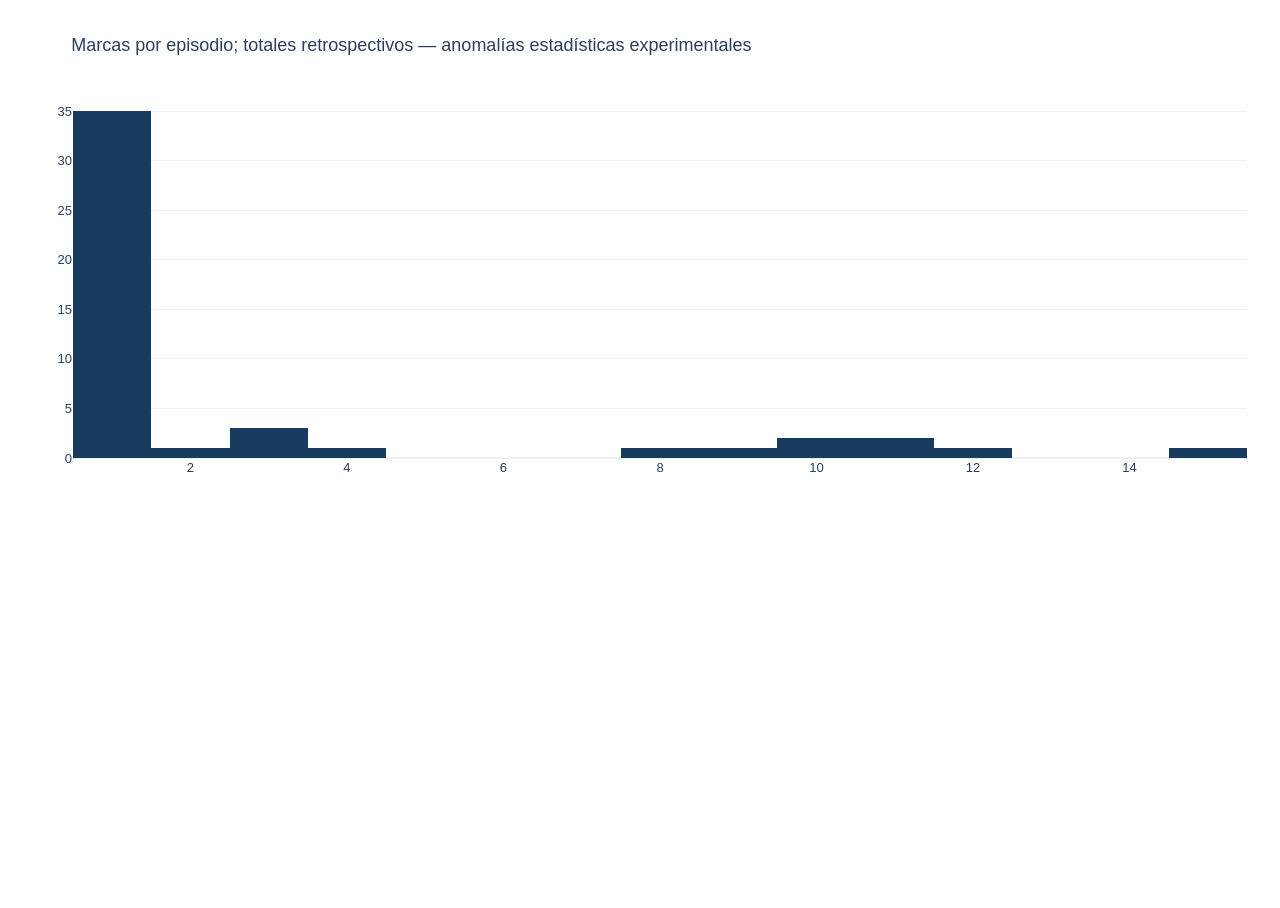
<file: reports/phase6/interactive/06_marcas_episodio.html>
<!doctype html>
<html>
<head>
    <meta charset="utf-8" />
    <style>html, body {height: 100%;}</style>
</head>
<body>
    <div style="height:550px; width:100%;">                        <script>window.PlotlyConfig = {MathJaxConfig: 'local'};</script>
        <script charset="utf-8" src="plotly.min.js"></script>                <div id="phase6-06-marcas_episodio" class="plotly-graph-div" style="height:100%; width:100%;"></div>            <script>                window.PLOTLYENV=window.PLOTLYENV || {};                                if (document.getElementById("phase6-06-marcas_episodio")) {                    Plotly.newPlot(                        "phase6-06-marcas_episodio",                        [{"x":{"dtype":"i1","bdata":"AQEBAQEBAQEBAQkPAQEEAwsBAQIBAQEBAQEBCAEBAQELAQwBAwEBCgEBAQoBAQED"},"xbins":{"size":1,"start":0.5},"type":"histogram"}],                        {"template":{"data":{"barpolar":[{"marker":{"line":{"color":"white","width":0.5},"pattern":{"fillmode":"overlay","size":10,"solidity":0.2}},"type":"barpolar"}],"bar":[{"error_x":{"color":"#2a3f5f"},"error_y":{"color":"#2a3f5f"},"marker":{"line":{"color":"white","width":0.5},"pattern":{"fillmode":"overlay","size":10,"solidity":0.2}},"type":"bar"}],"carpet":[{"aaxis":{"endlinecolor":"#2a3f5f","gridcolor":"#C8D4E3","linecolor":"#C8D4E3","minorgridcolor":"#C8D4E3","startlinecolor":"#2a3f5f"},"baxis":{"endlinecolor":"#2a3f5f","gridcolor":"#C8D4E3","linecolor":"#C8D4E3","minorgridcolor":"#C8D4E3","startlinecolor":"#2a3f5f"},"type":"carpet"}],"choropleth":[{"colorbar":{"outlinewidth":0,"ticks":""},"type":"choropleth"}],"contourcarpet":[{"colorbar":{"outlinewidth":0,"ticks":""},"type":"contourcarpet"}],"contour":[{"colorbar":{"outlinewidth":0,"ticks":""},"colorscale":[[0.0,"#0d0887"],[0.1111111111111111,"#46039f"],[0.2222222222222222,"#7201a8"],[0.3333333333333333,"#9c179e"],[0.4444444444444444,"#bd3786"],[0.5555555555555556,"#d8576b"],[0.6666666666666666,"#ed7953"],[0.7777777777777778,"#fb9f3a"],[0.8888888888888888,"#fdca26"],[1.0,"#f0f921"]],"type":"contour"}],"heatmap":[{"colorbar":{"outlinewidth":0,"ticks":""},"colorscale":[[0.0,"#0d0887"],[0.1111111111111111,"#46039f"],[0.2222222222222222,"#7201a8"],[0.3333333333333333,"#9c179e"],[0.4444444444444444,"#bd3786"],[0.5555555555555556,"#d8576b"],[0.6666666666666666,"#ed7953"],[0.7777777777777778,"#fb9f3a"],[0.8888888888888888,"#fdca26"],[1.0,"#f0f921"]],"type":"heatmap"}],"histogram2dcontour":[{"colorbar":{"outlinewidth":0,"ticks":""},"colorscale":[[0.0,"#0d0887"],[0.1111111111111111,"#46039f"],[0.2222222222222222,"#7201a8"],[0.3333333333333333,"#9c179e"],[0.4444444444444444,"#bd3786"],[0.5555555555555556,"#d8576b"],[0.6666666666666666,"#ed7953"],[0.7777777777777778,"#fb9f3a"],[0.8888888888888888,"#fdca26"],[1.0,"#f0f921"]],"type":"histogram2dcontour"}],"histogram2d":[{"colorbar":{"outlinewidth":0,"ticks":""},"colorscale":[[0.0,"#0d0887"],[0.1111111111111111,"#46039f"],[0.2222222222222222,"#7201a8"],[0.3333333333333333,"#9c179e"],[0.4444444444444444,"#bd3786"],[0.5555555555555556,"#d8576b"],[0.6666666666666666,"#ed7953"],[0.7777777777777778,"#fb9f3a"],[0.8888888888888888,"#fdca26"],[1.0,"#f0f921"]],"type":"histogram2d"}],"histogram":[{"marker":{"pattern":{"fillmode":"overlay","size":10,"solidity":0.2}},"type":"histogram"}],"mesh3d":[{"colorbar":{"outlinewidth":0,"ticks":""},"type":"mesh3d"}],"parcoords":[{"line":{"colorbar":{"outlinewidth":0,"ticks":""}},"type":"parcoords"}],"pie":[{"automargin":true,"type":"pie"}],"scatter3d":[{"line":{"colorbar":{"outlinewidth":0,"ticks":""}},"marker":{"colorbar":{"outlinewidth":0,"ticks":""}},"type":"scatter3d"}],"scattercarpet":[{"marker":{"colorbar":{"outlinewidth":0,"ticks":""}},"type":"scattercarpet"}],"scattergeo":[{"marker":{"colorbar":{"outlinewidth":0,"ticks":""}},"type":"scattergeo"}],"scattergl":[{"marker":{"colorbar":{"outlinewidth":0,"ticks":""}},"type":"scattergl"}],"scattermap":[{"marker":{"colorbar":{"outlinewidth":0,"ticks":""}},"type":"scattermap"}],"scatterpolargl":[{"marker":{"colorbar":{"outlinewidth":0,"ticks":""}},"type":"scatterpolargl"}],"scatterpolar":[{"marker":{"colorbar":{"outlinewidth":0,"ticks":""}},"type":"scatterpolar"}],"scatter":[{"fillpattern":{"fillmode":"overlay","size":10,"solidity":0.2},"type":"scatter"}],"scatterternary":[{"marker":{"colorbar":{"outlinewidth":0,"ticks":""}},"type":"scatterternary"}],"surface":[{"colorbar":{"outlinewidth":0,"ticks":""},"colorscale":[[0.0,"#0d0887"],[0.1111111111111111,"#46039f"],[0.2222222222222222,"#7201a8"],[0.3333333333333333,"#9c179e"],[0.4444444444444444,"#bd3786"],[0.5555555555555556,"#d8576b"],[0.6666666666666666,"#ed7953"],[0.7777777777777778,"#fb9f3a"],[0.8888888888888888,"#fdca26"],[1.0,"#f0f921"]],"type":"surface"}],"table":[{"cells":{"fill":{"color":"#EBF0F8"},"line":{"color":"white"}},"header":{"fill":{"color":"#C8D4E3"},"line":{"color":"white"}},"type":"table"}]},"layout":{"annotationdefaults":{"arrowcolor":"#2a3f5f","arrowhead":0,"arrowwidth":1},"autotypenumbers":"strict","coloraxis":{"colorbar":{"outlinewidth":0,"ticks":""}},"colorscale":{"diverging":[[0,"#8e0152"],[0.1,"#c51b7d"],[0.2,"#de77ae"],[0.3,"#f1b6da"],[0.4,"#fde0ef"],[0.5,"#f7f7f7"],[0.6,"#e6f5d0"],[0.7,"#b8e186"],[0.8,"#7fbc41"],[0.9,"#4d9221"],[1,"#276419"]],"sequential":[[0.0,"#0d0887"],[0.1111111111111111,"#46039f"],[0.2222222222222222,"#7201a8"],[0.3333333333333333,"#9c179e"],[0.4444444444444444,"#bd3786"],[0.5555555555555556,"#d8576b"],[0.6666666666666666,"#ed7953"],[0.7777777777777778,"#fb9f3a"],[0.8888888888888888,"#fdca26"],[1.0,"#f0f921"]],"sequentialminus":[[0.0,"#0d0887"],[0.1111111111111111,"#46039f"],[0.2222222222222222,"#7201a8"],[0.3333333333333333,"#9c179e"],[0.4444444444444444,"#bd3786"],[0.5555555555555556,"#d8576b"],[0.6666666666666666,"#ed7953"],[0.7777777777777778,"#fb9f3a"],[0.8888888888888888,"#fdca26"],[1.0,"#f0f921"]]},"colorway":["#636efa","#EF553B","#00cc96","#ab63fa","#FFA15A","#19d3f3","#FF6692","#B6E880","#FF97FF","#FECB52"],"font":{"color":"#2a3f5f"},"geo":{"bgcolor":"white","lakecolor":"white","landcolor":"white","showlakes":true,"showland":true,"subunitcolor":"#C8D4E3"},"hoverlabel":{"align":"left"},"hovermode":"closest","paper_bgcolor":"white","plot_bgcolor":"white","polar":{"angularaxis":{"gridcolor":"#EBF0F8","linecolor":"#EBF0F8","ticks":""},"bgcolor":"white","radialaxis":{"gridcolor":"#EBF0F8","linecolor":"#EBF0F8","ticks":""}},"scene":{"xaxis":{"backgroundcolor":"white","gridcolor":"#DFE8F3","gridwidth":2,"linecolor":"#EBF0F8","showbackground":true,"ticks":"","zerolinecolor":"#EBF0F8"},"yaxis":{"backgroundcolor":"white","gridcolor":"#DFE8F3","gridwidth":2,"linecolor":"#EBF0F8","showbackground":true,"ticks":"","zerolinecolor":"#EBF0F8"},"zaxis":{"backgroundcolor":"white","gridcolor":"#DFE8F3","gridwidth":2,"linecolor":"#EBF0F8","showbackground":true,"ticks":"","zerolinecolor":"#EBF0F8"}},"shapedefaults":{"line":{"color":"#2a3f5f"}},"ternary":{"aaxis":{"gridcolor":"#DFE8F3","linecolor":"#A2B1C6","ticks":""},"baxis":{"gridcolor":"#DFE8F3","linecolor":"#A2B1C6","ticks":""},"bgcolor":"white","caxis":{"gridcolor":"#DFE8F3","linecolor":"#A2B1C6","ticks":""}},"title":{"x":0.05},"xaxis":{"automargin":true,"gridcolor":"#EBF0F8","linecolor":"#EBF0F8","ticks":"","title":{"standoff":15},"zerolinecolor":"#EBF0F8","zerolinewidth":2},"yaxis":{"automargin":true,"gridcolor":"#EBF0F8","linecolor":"#EBF0F8","ticks":"","title":{"standoff":15},"zerolinecolor":"#EBF0F8","zerolinewidth":2}}},"font":{"family":"Arial","size":13},"margin":{"l":65,"r":25,"b":100,"t":85},"title":{"text":"Marcas por episodio; totales retrospectivos \u2014 anomal\u00edas estad\u00edsticas experimentales"},"colorway":["#183C60","#65839C","#514D85","#2D7177","#8C939D"],"height":550},                        {"responsive": true}                    )                };            </script>        </div>
</body>
</html>
</file>
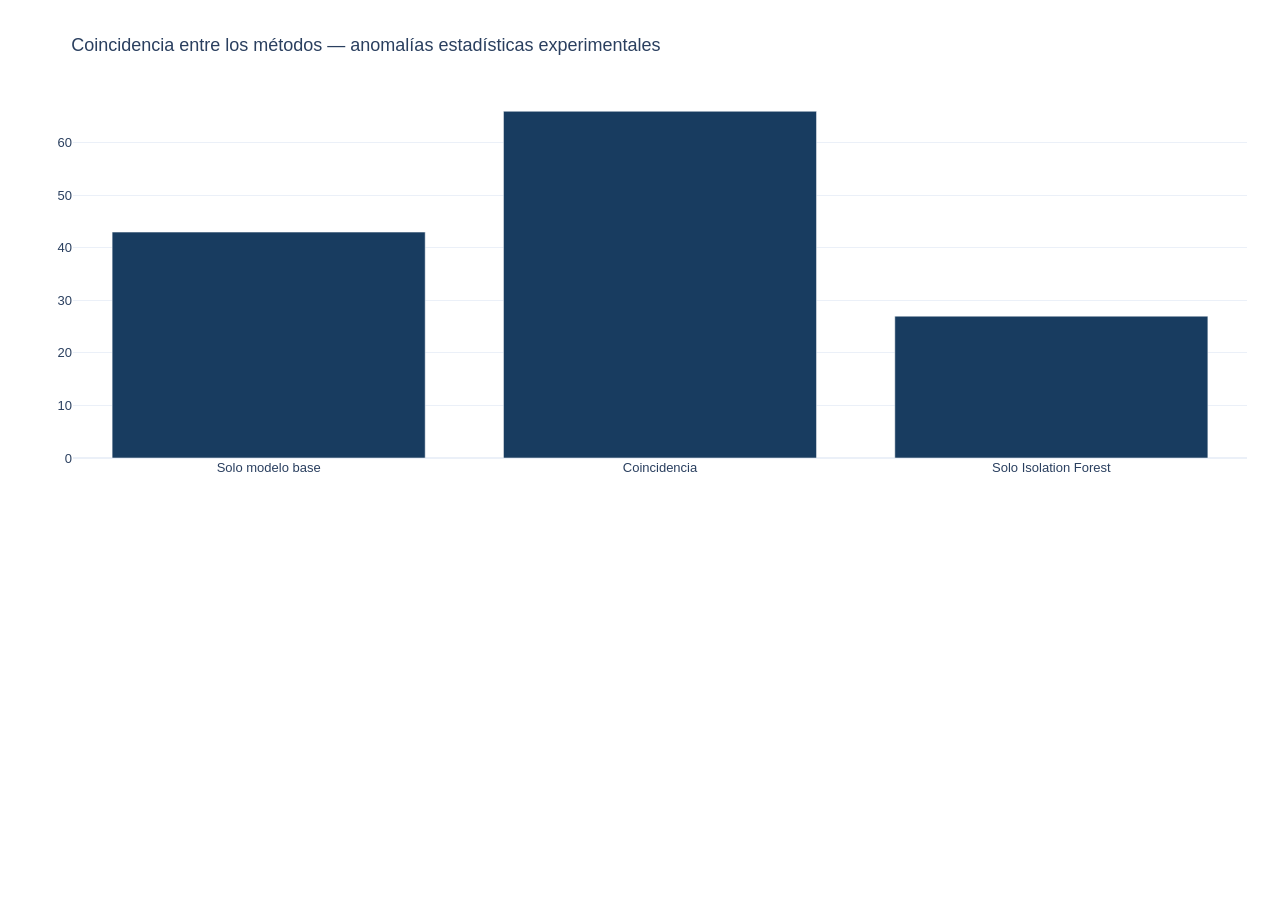
<file: reports/phase6/interactive/07_coincidencias.html>
<!doctype html>
<html>
<head>
    <meta charset="utf-8" />
    <style>html, body {height: 100%;}</style>
</head>
<body>
    <div style="height:550px; width:100%;">                        <script>window.PlotlyConfig = {MathJaxConfig: 'local'};</script>
        <script charset="utf-8" src="plotly.min.js"></script>                <div id="phase6-07-coincidencias" class="plotly-graph-div" style="height:100%; width:100%;"></div>            <script>                window.PLOTLYENV=window.PLOTLYENV || {};                                if (document.getElementById("phase6-07-coincidencias")) {                    Plotly.newPlot(                        "phase6-07-coincidencias",                        [{"x":["Solo modelo base","Coincidencia","Solo Isolation Forest"],"y":[43,66,27],"type":"bar"}],                        {"template":{"data":{"barpolar":[{"marker":{"line":{"color":"white","width":0.5},"pattern":{"fillmode":"overlay","size":10,"solidity":0.2}},"type":"barpolar"}],"bar":[{"error_x":{"color":"#2a3f5f"},"error_y":{"color":"#2a3f5f"},"marker":{"line":{"color":"white","width":0.5},"pattern":{"fillmode":"overlay","size":10,"solidity":0.2}},"type":"bar"}],"carpet":[{"aaxis":{"endlinecolor":"#2a3f5f","gridcolor":"#C8D4E3","linecolor":"#C8D4E3","minorgridcolor":"#C8D4E3","startlinecolor":"#2a3f5f"},"baxis":{"endlinecolor":"#2a3f5f","gridcolor":"#C8D4E3","linecolor":"#C8D4E3","minorgridcolor":"#C8D4E3","startlinecolor":"#2a3f5f"},"type":"carpet"}],"choropleth":[{"colorbar":{"outlinewidth":0,"ticks":""},"type":"choropleth"}],"contourcarpet":[{"colorbar":{"outlinewidth":0,"ticks":""},"type":"contourcarpet"}],"contour":[{"colorbar":{"outlinewidth":0,"ticks":""},"colorscale":[[0.0,"#0d0887"],[0.1111111111111111,"#46039f"],[0.2222222222222222,"#7201a8"],[0.3333333333333333,"#9c179e"],[0.4444444444444444,"#bd3786"],[0.5555555555555556,"#d8576b"],[0.6666666666666666,"#ed7953"],[0.7777777777777778,"#fb9f3a"],[0.8888888888888888,"#fdca26"],[1.0,"#f0f921"]],"type":"contour"}],"heatmap":[{"colorbar":{"outlinewidth":0,"ticks":""},"colorscale":[[0.0,"#0d0887"],[0.1111111111111111,"#46039f"],[0.2222222222222222,"#7201a8"],[0.3333333333333333,"#9c179e"],[0.4444444444444444,"#bd3786"],[0.5555555555555556,"#d8576b"],[0.6666666666666666,"#ed7953"],[0.7777777777777778,"#fb9f3a"],[0.8888888888888888,"#fdca26"],[1.0,"#f0f921"]],"type":"heatmap"}],"histogram2dcontour":[{"colorbar":{"outlinewidth":0,"ticks":""},"colorscale":[[0.0,"#0d0887"],[0.1111111111111111,"#46039f"],[0.2222222222222222,"#7201a8"],[0.3333333333333333,"#9c179e"],[0.4444444444444444,"#bd3786"],[0.5555555555555556,"#d8576b"],[0.6666666666666666,"#ed7953"],[0.7777777777777778,"#fb9f3a"],[0.8888888888888888,"#fdca26"],[1.0,"#f0f921"]],"type":"histogram2dcontour"}],"histogram2d":[{"colorbar":{"outlinewidth":0,"ticks":""},"colorscale":[[0.0,"#0d0887"],[0.1111111111111111,"#46039f"],[0.2222222222222222,"#7201a8"],[0.3333333333333333,"#9c179e"],[0.4444444444444444,"#bd3786"],[0.5555555555555556,"#d8576b"],[0.6666666666666666,"#ed7953"],[0.7777777777777778,"#fb9f3a"],[0.8888888888888888,"#fdca26"],[1.0,"#f0f921"]],"type":"histogram2d"}],"histogram":[{"marker":{"pattern":{"fillmode":"overlay","size":10,"solidity":0.2}},"type":"histogram"}],"mesh3d":[{"colorbar":{"outlinewidth":0,"ticks":""},"type":"mesh3d"}],"parcoords":[{"line":{"colorbar":{"outlinewidth":0,"ticks":""}},"type":"parcoords"}],"pie":[{"automargin":true,"type":"pie"}],"scatter3d":[{"line":{"colorbar":{"outlinewidth":0,"ticks":""}},"marker":{"colorbar":{"outlinewidth":0,"ticks":""}},"type":"scatter3d"}],"scattercarpet":[{"marker":{"colorbar":{"outlinewidth":0,"ticks":""}},"type":"scattercarpet"}],"scattergeo":[{"marker":{"colorbar":{"outlinewidth":0,"ticks":""}},"type":"scattergeo"}],"scattergl":[{"marker":{"colorbar":{"outlinewidth":0,"ticks":""}},"type":"scattergl"}],"scattermap":[{"marker":{"colorbar":{"outlinewidth":0,"ticks":""}},"type":"scattermap"}],"scatterpolargl":[{"marker":{"colorbar":{"outlinewidth":0,"ticks":""}},"type":"scatterpolargl"}],"scatterpolar":[{"marker":{"colorbar":{"outlinewidth":0,"ticks":""}},"type":"scatterpolar"}],"scatter":[{"fillpattern":{"fillmode":"overlay","size":10,"solidity":0.2},"type":"scatter"}],"scatterternary":[{"marker":{"colorbar":{"outlinewidth":0,"ticks":""}},"type":"scatterternary"}],"surface":[{"colorbar":{"outlinewidth":0,"ticks":""},"colorscale":[[0.0,"#0d0887"],[0.1111111111111111,"#46039f"],[0.2222222222222222,"#7201a8"],[0.3333333333333333,"#9c179e"],[0.4444444444444444,"#bd3786"],[0.5555555555555556,"#d8576b"],[0.6666666666666666,"#ed7953"],[0.7777777777777778,"#fb9f3a"],[0.8888888888888888,"#fdca26"],[1.0,"#f0f921"]],"type":"surface"}],"table":[{"cells":{"fill":{"color":"#EBF0F8"},"line":{"color":"white"}},"header":{"fill":{"color":"#C8D4E3"},"line":{"color":"white"}},"type":"table"}]},"layout":{"annotationdefaults":{"arrowcolor":"#2a3f5f","arrowhead":0,"arrowwidth":1},"autotypenumbers":"strict","coloraxis":{"colorbar":{"outlinewidth":0,"ticks":""}},"colorscale":{"diverging":[[0,"#8e0152"],[0.1,"#c51b7d"],[0.2,"#de77ae"],[0.3,"#f1b6da"],[0.4,"#fde0ef"],[0.5,"#f7f7f7"],[0.6,"#e6f5d0"],[0.7,"#b8e186"],[0.8,"#7fbc41"],[0.9,"#4d9221"],[1,"#276419"]],"sequential":[[0.0,"#0d0887"],[0.1111111111111111,"#46039f"],[0.2222222222222222,"#7201a8"],[0.3333333333333333,"#9c179e"],[0.4444444444444444,"#bd3786"],[0.5555555555555556,"#d8576b"],[0.6666666666666666,"#ed7953"],[0.7777777777777778,"#fb9f3a"],[0.8888888888888888,"#fdca26"],[1.0,"#f0f921"]],"sequentialminus":[[0.0,"#0d0887"],[0.1111111111111111,"#46039f"],[0.2222222222222222,"#7201a8"],[0.3333333333333333,"#9c179e"],[0.4444444444444444,"#bd3786"],[0.5555555555555556,"#d8576b"],[0.6666666666666666,"#ed7953"],[0.7777777777777778,"#fb9f3a"],[0.8888888888888888,"#fdca26"],[1.0,"#f0f921"]]},"colorway":["#636efa","#EF553B","#00cc96","#ab63fa","#FFA15A","#19d3f3","#FF6692","#B6E880","#FF97FF","#FECB52"],"font":{"color":"#2a3f5f"},"geo":{"bgcolor":"white","lakecolor":"white","landcolor":"white","showlakes":true,"showland":true,"subunitcolor":"#C8D4E3"},"hoverlabel":{"align":"left"},"hovermode":"closest","paper_bgcolor":"white","plot_bgcolor":"white","polar":{"angularaxis":{"gridcolor":"#EBF0F8","linecolor":"#EBF0F8","ticks":""},"bgcolor":"white","radialaxis":{"gridcolor":"#EBF0F8","linecolor":"#EBF0F8","ticks":""}},"scene":{"xaxis":{"backgroundcolor":"white","gridcolor":"#DFE8F3","gridwidth":2,"linecolor":"#EBF0F8","showbackground":true,"ticks":"","zerolinecolor":"#EBF0F8"},"yaxis":{"backgroundcolor":"white","gridcolor":"#DFE8F3","gridwidth":2,"linecolor":"#EBF0F8","showbackground":true,"ticks":"","zerolinecolor":"#EBF0F8"},"zaxis":{"backgroundcolor":"white","gridcolor":"#DFE8F3","gridwidth":2,"linecolor":"#EBF0F8","showbackground":true,"ticks":"","zerolinecolor":"#EBF0F8"}},"shapedefaults":{"line":{"color":"#2a3f5f"}},"ternary":{"aaxis":{"gridcolor":"#DFE8F3","linecolor":"#A2B1C6","ticks":""},"baxis":{"gridcolor":"#DFE8F3","linecolor":"#A2B1C6","ticks":""},"bgcolor":"white","caxis":{"gridcolor":"#DFE8F3","linecolor":"#A2B1C6","ticks":""}},"title":{"x":0.05},"xaxis":{"automargin":true,"gridcolor":"#EBF0F8","linecolor":"#EBF0F8","ticks":"","title":{"standoff":15},"zerolinecolor":"#EBF0F8","zerolinewidth":2},"yaxis":{"automargin":true,"gridcolor":"#EBF0F8","linecolor":"#EBF0F8","ticks":"","title":{"standoff":15},"zerolinecolor":"#EBF0F8","zerolinewidth":2}}},"font":{"family":"Arial","size":13},"margin":{"l":65,"r":25,"b":100,"t":85},"title":{"text":"Coincidencia entre los m\u00e9todos \u2014 anomal\u00edas estad\u00edsticas experimentales"},"colorway":["#183C60","#65839C","#514D85","#2D7177","#8C939D"],"height":550},                        {"responsive": true}                    )                };            </script>        </div>
</body>
</html>
</file>
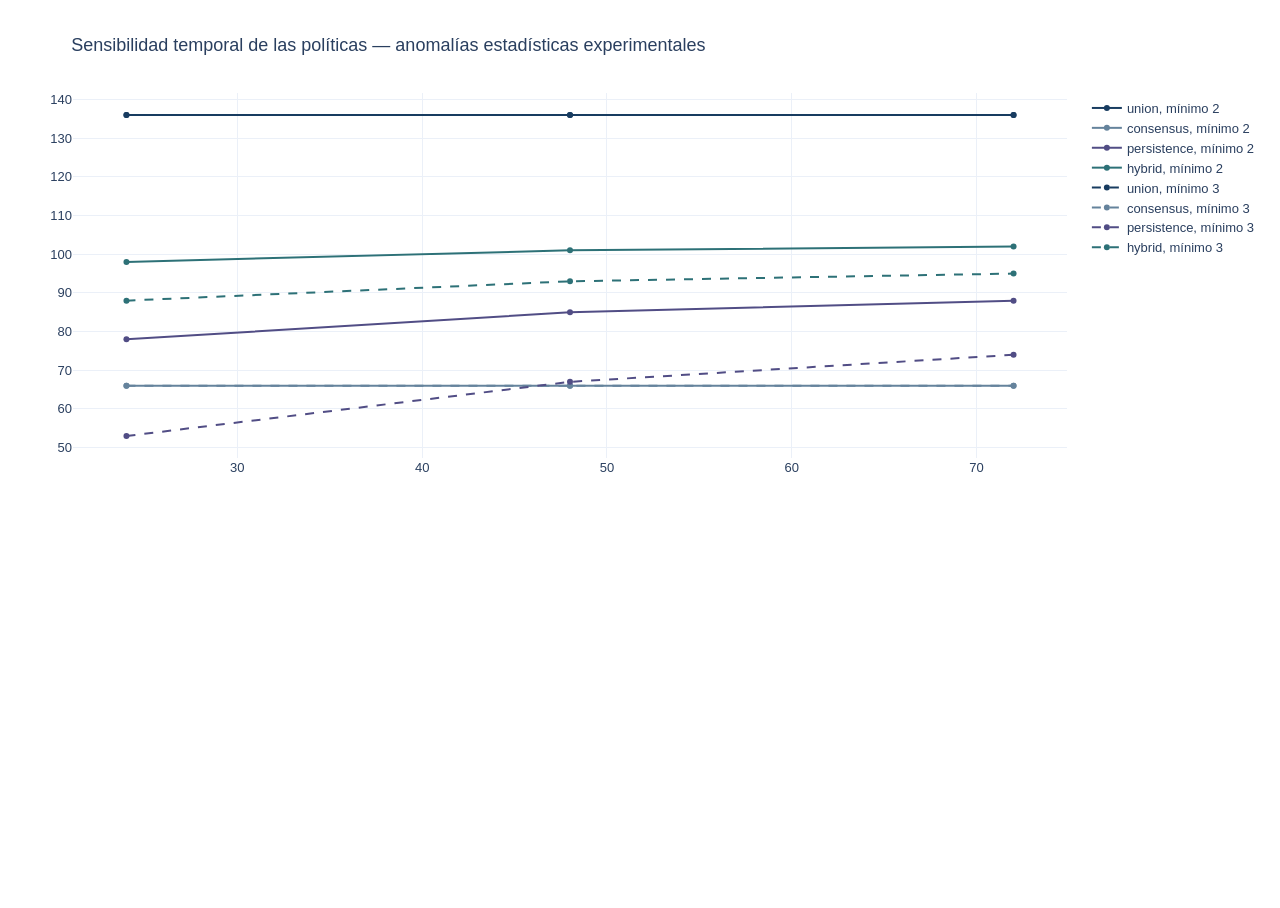
<file: reports/phase6/interactive/08_sensibilidad.html>
<!doctype html>
<html>
<head>
    <meta charset="utf-8" />
    <style>html, body {height: 100%;}</style>
</head>
<body>
    <div style="height:550px; width:100%;">                        <script>window.PlotlyConfig = {MathJaxConfig: 'local'};</script>
        <script charset="utf-8" src="plotly.min.js"></script>                <div id="phase6-08-sensibilidad" class="plotly-graph-div" style="height:100%; width:100%;"></div>            <script>                window.PLOTLYENV=window.PLOTLYENV || {};                                if (document.getElementById("phase6-08-sensibilidad")) {                    Plotly.newPlot(                        "phase6-08-sensibilidad",                        [{"line":{"color":"#183C60","dash":"solid"},"mode":"lines+markers","name":"union, m\u00ednimo 2","x":{"dtype":"i1","bdata":"GDBI"},"y":{"dtype":"i2","bdata":"iACIAIgA"},"type":"scatter"},{"line":{"color":"#65839C","dash":"solid"},"mode":"lines+markers","name":"consensus, m\u00ednimo 2","x":{"dtype":"i1","bdata":"GDBI"},"y":{"dtype":"i1","bdata":"QkJC"},"type":"scatter"},{"line":{"color":"#514D85","dash":"solid"},"mode":"lines+markers","name":"persistence, m\u00ednimo 2","x":{"dtype":"i1","bdata":"GDBI"},"y":{"dtype":"i1","bdata":"TlVY"},"type":"scatter"},{"line":{"color":"#2D7177","dash":"solid"},"mode":"lines+markers","name":"hybrid, m\u00ednimo 2","x":{"dtype":"i1","bdata":"GDBI"},"y":{"dtype":"i1","bdata":"YmVm"},"type":"scatter"},{"line":{"color":"#183C60","dash":"dash"},"mode":"lines+markers","name":"union, m\u00ednimo 3","x":{"dtype":"i1","bdata":"GDBI"},"y":{"dtype":"i2","bdata":"iACIAIgA"},"type":"scatter"},{"line":{"color":"#65839C","dash":"dash"},"mode":"lines+markers","name":"consensus, m\u00ednimo 3","x":{"dtype":"i1","bdata":"GDBI"},"y":{"dtype":"i1","bdata":"QkJC"},"type":"scatter"},{"line":{"color":"#514D85","dash":"dash"},"mode":"lines+markers","name":"persistence, m\u00ednimo 3","x":{"dtype":"i1","bdata":"GDBI"},"y":{"dtype":"i1","bdata":"NUNK"},"type":"scatter"},{"line":{"color":"#2D7177","dash":"dash"},"mode":"lines+markers","name":"hybrid, m\u00ednimo 3","x":{"dtype":"i1","bdata":"GDBI"},"y":{"dtype":"i1","bdata":"WF1f"},"type":"scatter"}],                        {"template":{"data":{"barpolar":[{"marker":{"line":{"color":"white","width":0.5},"pattern":{"fillmode":"overlay","size":10,"solidity":0.2}},"type":"barpolar"}],"bar":[{"error_x":{"color":"#2a3f5f"},"error_y":{"color":"#2a3f5f"},"marker":{"line":{"color":"white","width":0.5},"pattern":{"fillmode":"overlay","size":10,"solidity":0.2}},"type":"bar"}],"carpet":[{"aaxis":{"endlinecolor":"#2a3f5f","gridcolor":"#C8D4E3","linecolor":"#C8D4E3","minorgridcolor":"#C8D4E3","startlinecolor":"#2a3f5f"},"baxis":{"endlinecolor":"#2a3f5f","gridcolor":"#C8D4E3","linecolor":"#C8D4E3","minorgridcolor":"#C8D4E3","startlinecolor":"#2a3f5f"},"type":"carpet"}],"choropleth":[{"colorbar":{"outlinewidth":0,"ticks":""},"type":"choropleth"}],"contourcarpet":[{"colorbar":{"outlinewidth":0,"ticks":""},"type":"contourcarpet"}],"contour":[{"colorbar":{"outlinewidth":0,"ticks":""},"colorscale":[[0.0,"#0d0887"],[0.1111111111111111,"#46039f"],[0.2222222222222222,"#7201a8"],[0.3333333333333333,"#9c179e"],[0.4444444444444444,"#bd3786"],[0.5555555555555556,"#d8576b"],[0.6666666666666666,"#ed7953"],[0.7777777777777778,"#fb9f3a"],[0.8888888888888888,"#fdca26"],[1.0,"#f0f921"]],"type":"contour"}],"heatmap":[{"colorbar":{"outlinewidth":0,"ticks":""},"colorscale":[[0.0,"#0d0887"],[0.1111111111111111,"#46039f"],[0.2222222222222222,"#7201a8"],[0.3333333333333333,"#9c179e"],[0.4444444444444444,"#bd3786"],[0.5555555555555556,"#d8576b"],[0.6666666666666666,"#ed7953"],[0.7777777777777778,"#fb9f3a"],[0.8888888888888888,"#fdca26"],[1.0,"#f0f921"]],"type":"heatmap"}],"histogram2dcontour":[{"colorbar":{"outlinewidth":0,"ticks":""},"colorscale":[[0.0,"#0d0887"],[0.1111111111111111,"#46039f"],[0.2222222222222222,"#7201a8"],[0.3333333333333333,"#9c179e"],[0.4444444444444444,"#bd3786"],[0.5555555555555556,"#d8576b"],[0.6666666666666666,"#ed7953"],[0.7777777777777778,"#fb9f3a"],[0.8888888888888888,"#fdca26"],[1.0,"#f0f921"]],"type":"histogram2dcontour"}],"histogram2d":[{"colorbar":{"outlinewidth":0,"ticks":""},"colorscale":[[0.0,"#0d0887"],[0.1111111111111111,"#46039f"],[0.2222222222222222,"#7201a8"],[0.3333333333333333,"#9c179e"],[0.4444444444444444,"#bd3786"],[0.5555555555555556,"#d8576b"],[0.6666666666666666,"#ed7953"],[0.7777777777777778,"#fb9f3a"],[0.8888888888888888,"#fdca26"],[1.0,"#f0f921"]],"type":"histogram2d"}],"histogram":[{"marker":{"pattern":{"fillmode":"overlay","size":10,"solidity":0.2}},"type":"histogram"}],"mesh3d":[{"colorbar":{"outlinewidth":0,"ticks":""},"type":"mesh3d"}],"parcoords":[{"line":{"colorbar":{"outlinewidth":0,"ticks":""}},"type":"parcoords"}],"pie":[{"automargin":true,"type":"pie"}],"scatter3d":[{"line":{"colorbar":{"outlinewidth":0,"ticks":""}},"marker":{"colorbar":{"outlinewidth":0,"ticks":""}},"type":"scatter3d"}],"scattercarpet":[{"marker":{"colorbar":{"outlinewidth":0,"ticks":""}},"type":"scattercarpet"}],"scattergeo":[{"marker":{"colorbar":{"outlinewidth":0,"ticks":""}},"type":"scattergeo"}],"scattergl":[{"marker":{"colorbar":{"outlinewidth":0,"ticks":""}},"type":"scattergl"}],"scattermap":[{"marker":{"colorbar":{"outlinewidth":0,"ticks":""}},"type":"scattermap"}],"scatterpolargl":[{"marker":{"colorbar":{"outlinewidth":0,"ticks":""}},"type":"scatterpolargl"}],"scatterpolar":[{"marker":{"colorbar":{"outlinewidth":0,"ticks":""}},"type":"scatterpolar"}],"scatter":[{"fillpattern":{"fillmode":"overlay","size":10,"solidity":0.2},"type":"scatter"}],"scatterternary":[{"marker":{"colorbar":{"outlinewidth":0,"ticks":""}},"type":"scatterternary"}],"surface":[{"colorbar":{"outlinewidth":0,"ticks":""},"colorscale":[[0.0,"#0d0887"],[0.1111111111111111,"#46039f"],[0.2222222222222222,"#7201a8"],[0.3333333333333333,"#9c179e"],[0.4444444444444444,"#bd3786"],[0.5555555555555556,"#d8576b"],[0.6666666666666666,"#ed7953"],[0.7777777777777778,"#fb9f3a"],[0.8888888888888888,"#fdca26"],[1.0,"#f0f921"]],"type":"surface"}],"table":[{"cells":{"fill":{"color":"#EBF0F8"},"line":{"color":"white"}},"header":{"fill":{"color":"#C8D4E3"},"line":{"color":"white"}},"type":"table"}]},"layout":{"annotationdefaults":{"arrowcolor":"#2a3f5f","arrowhead":0,"arrowwidth":1},"autotypenumbers":"strict","coloraxis":{"colorbar":{"outlinewidth":0,"ticks":""}},"colorscale":{"diverging":[[0,"#8e0152"],[0.1,"#c51b7d"],[0.2,"#de77ae"],[0.3,"#f1b6da"],[0.4,"#fde0ef"],[0.5,"#f7f7f7"],[0.6,"#e6f5d0"],[0.7,"#b8e186"],[0.8,"#7fbc41"],[0.9,"#4d9221"],[1,"#276419"]],"sequential":[[0.0,"#0d0887"],[0.1111111111111111,"#46039f"],[0.2222222222222222,"#7201a8"],[0.3333333333333333,"#9c179e"],[0.4444444444444444,"#bd3786"],[0.5555555555555556,"#d8576b"],[0.6666666666666666,"#ed7953"],[0.7777777777777778,"#fb9f3a"],[0.8888888888888888,"#fdca26"],[1.0,"#f0f921"]],"sequentialminus":[[0.0,"#0d0887"],[0.1111111111111111,"#46039f"],[0.2222222222222222,"#7201a8"],[0.3333333333333333,"#9c179e"],[0.4444444444444444,"#bd3786"],[0.5555555555555556,"#d8576b"],[0.6666666666666666,"#ed7953"],[0.7777777777777778,"#fb9f3a"],[0.8888888888888888,"#fdca26"],[1.0,"#f0f921"]]},"colorway":["#636efa","#EF553B","#00cc96","#ab63fa","#FFA15A","#19d3f3","#FF6692","#B6E880","#FF97FF","#FECB52"],"font":{"color":"#2a3f5f"},"geo":{"bgcolor":"white","lakecolor":"white","landcolor":"white","showlakes":true,"showland":true,"subunitcolor":"#C8D4E3"},"hoverlabel":{"align":"left"},"hovermode":"closest","paper_bgcolor":"white","plot_bgcolor":"white","polar":{"angularaxis":{"gridcolor":"#EBF0F8","linecolor":"#EBF0F8","ticks":""},"bgcolor":"white","radialaxis":{"gridcolor":"#EBF0F8","linecolor":"#EBF0F8","ticks":""}},"scene":{"xaxis":{"backgroundcolor":"white","gridcolor":"#DFE8F3","gridwidth":2,"linecolor":"#EBF0F8","showbackground":true,"ticks":"","zerolinecolor":"#EBF0F8"},"yaxis":{"backgroundcolor":"white","gridcolor":"#DFE8F3","gridwidth":2,"linecolor":"#EBF0F8","showbackground":true,"ticks":"","zerolinecolor":"#EBF0F8"},"zaxis":{"backgroundcolor":"white","gridcolor":"#DFE8F3","gridwidth":2,"linecolor":"#EBF0F8","showbackground":true,"ticks":"","zerolinecolor":"#EBF0F8"}},"shapedefaults":{"line":{"color":"#2a3f5f"}},"ternary":{"aaxis":{"gridcolor":"#DFE8F3","linecolor":"#A2B1C6","ticks":""},"baxis":{"gridcolor":"#DFE8F3","linecolor":"#A2B1C6","ticks":""},"bgcolor":"white","caxis":{"gridcolor":"#DFE8F3","linecolor":"#A2B1C6","ticks":""}},"title":{"x":0.05},"xaxis":{"automargin":true,"gridcolor":"#EBF0F8","linecolor":"#EBF0F8","ticks":"","title":{"standoff":15},"zerolinecolor":"#EBF0F8","zerolinewidth":2},"yaxis":{"automargin":true,"gridcolor":"#EBF0F8","linecolor":"#EBF0F8","ticks":"","title":{"standoff":15},"zerolinecolor":"#EBF0F8","zerolinewidth":2}}},"font":{"family":"Arial","size":13},"margin":{"l":65,"r":25,"b":100,"t":85},"title":{"text":"Sensibilidad temporal de las pol\u00edticas \u2014 anomal\u00edas estad\u00edsticas experimentales"},"colorway":["#183C60","#65839C","#514D85","#2D7177","#8C939D"],"height":550},                        {"responsive": true}                    )                };            </script>        </div>
</body>
</html>
</file>
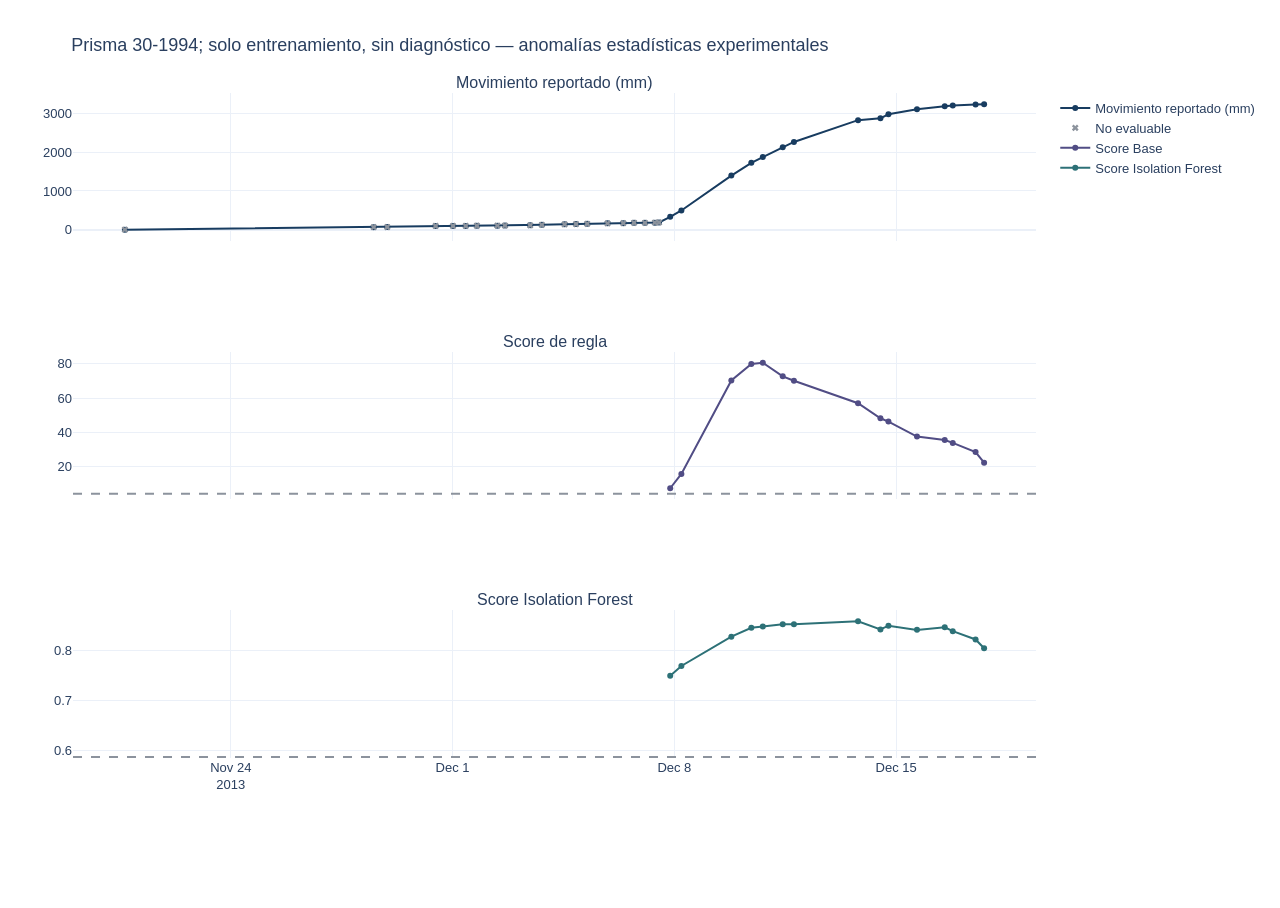
<file: reports/phase6/interactive/09_prisma_30_1994.html>
<!doctype html>
<html>
<head>
    <meta charset="utf-8" />
    <style>html, body {height: 100%;}</style>
</head>
<body>
    <div style="height:850px; width:100%;">                        <script>window.PlotlyConfig = {MathJaxConfig: 'local'};</script>
        <script charset="utf-8" src="plotly.min.js"></script>                <div id="phase6-09-prisma_30_1994" class="plotly-graph-div" style="height:100%; width:100%;"></div>            <script>                window.PLOTLYENV=window.PLOTLYENV || {};                                if (document.getElementById("phase6-09-prisma_30_1994")) {                    Plotly.newPlot(                        "phase6-09-prisma_30_1994",                        [{"mode":"lines+markers","name":"Movimiento reportado (mm)","x":["2013-11-20T15:49:21.000000000","2013-11-28T12:16:00.000000000","2013-11-28T22:32:23.000000000","2013-11-30T11:11:26.000000000","2013-12-01T00:18:22.000000000","2013-12-01T09:59:08.000000000","2013-12-01T18:26:01.000000000","2013-12-02T09:55:55.000000000","2013-12-02T15:41:55.000000000","2013-12-03T10:47:02.000000000","2013-12-03T19:37:24.000000000","2013-12-04T12:51:54.000000000","2013-12-04T21:30:50.000000000","2013-12-05T05:58:23.000000000","2013-12-05T21:23:11.000000000","2013-12-06T09:19:02.000000000","2013-12-06T17:27:51.000000000","2013-12-07T01:42:49.000000000","2013-12-07T09:16:07.000000000","2013-12-07T12:22:37.000000000","2013-12-07T20:50:55.000000000","2013-12-08T05:18:17.000000000","2013-12-09T19:08:42.000000000","2013-12-10T10:16:50.000000000","2013-12-10T18:59:13.000000000","2013-12-11T10:04:25.000000000","2013-12-11T18:33:03.000000000","2013-12-13T19:06:49.000000000","2013-12-14T12:04:46.000000000","2013-12-14T18:08:30.000000000","2013-12-15T15:45:09.000000000","2013-12-16T12:45:46.000000000","2013-12-16T18:51:38.000000000","2013-12-17T12:08:47.000000000","2013-12-17T18:35:24.000000000"],"y":{"dtype":"f8","bdata":"AAAAAAAAAACi3mMb\[base64]\u002fvKg4QbpkBPlIREynmmQGpLHeQtTKdAtmRVhANKqECQgxJm+u6oQKT\u002f5VpEEqlAuOS4U9JBqUCW6ZeIT1epQA=="},"type":"scatter","xaxis":"x","yaxis":"y"},{"marker":{"color":"#8C939D","symbol":"x"},"mode":"markers","name":"No evaluable","x":["2013-11-20T15:49:21.000000000","2013-11-28T12:16:00.000000000","2013-11-28T22:32:23.000000000","2013-11-30T11:11:26.000000000","2013-12-01T00:18:22.000000000","2013-12-01T09:59:08.000000000","2013-12-01T18:26:01.000000000","2013-12-02T09:55:55.000000000","2013-12-02T15:41:55.000000000","2013-12-03T10:47:02.000000000","2013-12-03T19:37:24.000000000","2013-12-04T12:51:54.000000000","2013-12-04T21:30:50.000000000","2013-12-05T05:58:23.000000000","2013-12-05T21:23:11.000000000","2013-12-06T09:19:02.000000000","2013-12-06T17:27:51.000000000","2013-12-07T01:42:49.000000000","2013-12-07T09:16:07.000000000","2013-12-07T12:22:37.000000000"],"y":{"dtype":"f8","bdata":"AAAAAAAAAACi3mMb\[base64]"},"type":"scatter","xaxis":"x","yaxis":"y"},{"mode":"lines+markers","name":"Score Base","x":["2013-11-20T15:49:21.000000000","2013-11-28T12:16:00.000000000","2013-11-28T22:32:23.000000000","2013-11-30T11:11:26.000000000","2013-12-01T00:18:22.000000000","2013-12-01T09:59:08.000000000","2013-12-01T18:26:01.000000000","2013-12-02T09:55:55.000000000","2013-12-02T15:41:55.000000000","2013-12-03T10:47:02.000000000","2013-12-03T19:37:24.000000000","2013-12-04T12:51:54.000000000","2013-12-04T21:30:50.000000000","2013-12-05T05:58:23.000000000","2013-12-05T21:23:11.000000000","2013-12-06T09:19:02.000000000","2013-12-06T17:27:51.000000000","2013-12-07T01:42:49.000000000","2013-12-07T09:16:07.000000000","2013-12-07T12:22:37.000000000","2013-12-07T20:50:55.000000000","2013-12-08T05:18:17.000000000","2013-12-09T19:08:42.000000000","2013-12-10T10:16:50.000000000","2013-12-10T18:59:13.000000000","2013-12-11T10:04:25.000000000","2013-12-11T18:33:03.000000000","2013-12-13T19:06:49.000000000","2013-12-14T12:04:46.000000000","2013-12-14T18:08:30.000000000","2013-12-15T15:45:09.000000000","2013-12-16T12:45:46.000000000","2013-12-16T18:51:38.000000000","2013-12-17T12:08:47.000000000","2013-12-17T18:35:24.000000000"],"y":{"dtype":"f8","bdata":"AAAAAAAA+H8AAAAAAAD4fwAAAAAAAPh\u002fAAAAAAAA+H8AAAAAAAD4fwAAAAAAAPh\u002fAAAAAAAA+H8AAAAAAAD4fwAAAAAAAPh\u002fAAAAAAAA+H8AAAAAAAD4fwAAAAAAAPh\u002fAAAAAAAA+H8AAAAAAAD4fwAAAAAAAPh\u002fAAAAAAAA+H8AAAAAAAD4fwAAAAAAAPh\u002fAAAAAAAA+H8AAAAAAAD4f+RqZpDMax5AyV378FHiL0BLLepJaI1RQJDEJd4L81NALkBRPacdVEAS6Ja1\u002fCNSQAlsJBGFgFFALFxfVYN9TEBUVzYscR5IQL1UGfu4KkdAj4b1h9bQQkAqmrN7TMpBQIW541IJ9kBACVYLFeymPEDdfTeHqXU2QA=="},"type":"scatter","xaxis":"x2","yaxis":"y2"},{"mode":"lines+markers","name":"Score Isolation Forest","x":["2013-11-20T15:49:21.000000000","2013-11-28T12:16:00.000000000","2013-11-28T22:32:23.000000000","2013-11-30T11:11:26.000000000","2013-12-01T00:18:22.000000000","2013-12-01T09:59:08.000000000","2013-12-01T18:26:01.000000000","2013-12-02T09:55:55.000000000","2013-12-02T15:41:55.000000000","2013-12-03T10:47:02.000000000","2013-12-03T19:37:24.000000000","2013-12-04T12:51:54.000000000","2013-12-04T21:30:50.000000000","2013-12-05T05:58:23.000000000","2013-12-05T21:23:11.000000000","2013-12-06T09:19:02.000000000","2013-12-06T17:27:51.000000000","2013-12-07T01:42:49.000000000","2013-12-07T09:16:07.000000000","2013-12-07T12:22:37.000000000","2013-12-07T20:50:55.000000000","2013-12-08T05:18:17.000000000","2013-12-09T19:08:42.000000000","2013-12-10T10:16:50.000000000","2013-12-10T18:59:13.000000000","2013-12-11T10:04:25.000000000","2013-12-11T18:33:03.000000000","2013-12-13T19:06:49.000000000","2013-12-14T12:04:46.000000000","2013-12-14T18:08:30.000000000","2013-12-15T15:45:09.000000000","2013-12-16T12:45:46.000000000","2013-12-16T18:51:38.000000000","2013-12-17T12:08:47.000000000","2013-12-17T18:35:24.000000000"],"y":{"dtype":"f8","bdata":"AAAAAAAA+H8AAAAAAAD4fwAAAAAAAPh\u002fAAAAAAAA+H8AAAAAAAD4fwAAAAAAAPh\u002fAAAAAAAA+H8AAAAAAAD4fwAAAAAAAPh\u002fAAAAAAAA+H8AAAAAAAD4fwAAAAAAAPh\u002fAAAAAAAA+H8AAAAAAAD4fwAAAAAAAPh\u002fAAAAAAAA+H8AAAAAAAD4fwAAAAAAAPh\u002fAAAAAAAA+H8AAAAAAAD4f9+soCvf9uc\u002f2iOqOYCV6D9PVKcTV3PqPx0AWPQzBes\u002fpG\u002fJoEsa6z\u002fk0q+ylz3rP+TSr7KXPes\u002f8KHTVu9s6z964GHqLenqPy6s3o4KJus\u002fHcOi8zDi6j+gQ\u002fEEOgzrP4EF1fBEzeo\u002fQaEuSq5F6j\u002f35iDZILfpPw=="},"type":"scatter","xaxis":"x3","yaxis":"y3"}],                        {"template":{"data":{"barpolar":[{"marker":{"line":{"color":"white","width":0.5},"pattern":{"fillmode":"overlay","size":10,"solidity":0.2}},"type":"barpolar"}],"bar":[{"error_x":{"color":"#2a3f5f"},"error_y":{"color":"#2a3f5f"},"marker":{"line":{"color":"white","width":0.5},"pattern":{"fillmode":"overlay","size":10,"solidity":0.2}},"type":"bar"}],"carpet":[{"aaxis":{"endlinecolor":"#2a3f5f","gridcolor":"#C8D4E3","linecolor":"#C8D4E3","minorgridcolor":"#C8D4E3","startlinecolor":"#2a3f5f"},"baxis":{"endlinecolor":"#2a3f5f","gridcolor":"#C8D4E3","linecolor":"#C8D4E3","minorgridcolor":"#C8D4E3","startlinecolor":"#2a3f5f"},"type":"carpet"}],"choropleth":[{"colorbar":{"outlinewidth":0,"ticks":""},"type":"choropleth"}],"contourcarpet":[{"colorbar":{"outlinewidth":0,"ticks":""},"type":"contourcarpet"}],"contour":[{"colorbar":{"outlinewidth":0,"ticks":""},"colorscale":[[0.0,"#0d0887"],[0.1111111111111111,"#46039f"],[0.2222222222222222,"#7201a8"],[0.3333333333333333,"#9c179e"],[0.4444444444444444,"#bd3786"],[0.5555555555555556,"#d8576b"],[0.6666666666666666,"#ed7953"],[0.7777777777777778,"#fb9f3a"],[0.8888888888888888,"#fdca26"],[1.0,"#f0f921"]],"type":"contour"}],"heatmap":[{"colorbar":{"outlinewidth":0,"ticks":""},"colorscale":[[0.0,"#0d0887"],[0.1111111111111111,"#46039f"],[0.2222222222222222,"#7201a8"],[0.3333333333333333,"#9c179e"],[0.4444444444444444,"#bd3786"],[0.5555555555555556,"#d8576b"],[0.6666666666666666,"#ed7953"],[0.7777777777777778,"#fb9f3a"],[0.8888888888888888,"#fdca26"],[1.0,"#f0f921"]],"type":"heatmap"}],"histogram2dcontour":[{"colorbar":{"outlinewidth":0,"ticks":""},"colorscale":[[0.0,"#0d0887"],[0.1111111111111111,"#46039f"],[0.2222222222222222,"#7201a8"],[0.3333333333333333,"#9c179e"],[0.4444444444444444,"#bd3786"],[0.5555555555555556,"#d8576b"],[0.6666666666666666,"#ed7953"],[0.7777777777777778,"#fb9f3a"],[0.8888888888888888,"#fdca26"],[1.0,"#f0f921"]],"type":"histogram2dcontour"}],"histogram2d":[{"colorbar":{"outlinewidth":0,"ticks":""},"colorscale":[[0.0,"#0d0887"],[0.1111111111111111,"#46039f"],[0.2222222222222222,"#7201a8"],[0.3333333333333333,"#9c179e"],[0.4444444444444444,"#bd3786"],[0.5555555555555556,"#d8576b"],[0.6666666666666666,"#ed7953"],[0.7777777777777778,"#fb9f3a"],[0.8888888888888888,"#fdca26"],[1.0,"#f0f921"]],"type":"histogram2d"}],"histogram":[{"marker":{"pattern":{"fillmode":"overlay","size":10,"solidity":0.2}},"type":"histogram"}],"mesh3d":[{"colorbar":{"outlinewidth":0,"ticks":""},"type":"mesh3d"}],"parcoords":[{"line":{"colorbar":{"outlinewidth":0,"ticks":""}},"type":"parcoords"}],"pie":[{"automargin":true,"type":"pie"}],"scatter3d":[{"line":{"colorbar":{"outlinewidth":0,"ticks":""}},"marker":{"colorbar":{"outlinewidth":0,"ticks":""}},"type":"scatter3d"}],"scattercarpet":[{"marker":{"colorbar":{"outlinewidth":0,"ticks":""}},"type":"scattercarpet"}],"scattergeo":[{"marker":{"colorbar":{"outlinewidth":0,"ticks":""}},"type":"scattergeo"}],"scattergl":[{"marker":{"colorbar":{"outlinewidth":0,"ticks":""}},"type":"scattergl"}],"scattermap":[{"marker":{"colorbar":{"outlinewidth":0,"ticks":""}},"type":"scattermap"}],"scatterpolargl":[{"marker":{"colorbar":{"outlinewidth":0,"ticks":""}},"type":"scatterpolargl"}],"scatterpolar":[{"marker":{"colorbar":{"outlinewidth":0,"ticks":""}},"type":"scatterpolar"}],"scatter":[{"fillpattern":{"fillmode":"overlay","size":10,"solidity":0.2},"type":"scatter"}],"scatterternary":[{"marker":{"colorbar":{"outlinewidth":0,"ticks":""}},"type":"scatterternary"}],"surface":[{"colorbar":{"outlinewidth":0,"ticks":""},"colorscale":[[0.0,"#0d0887"],[0.1111111111111111,"#46039f"],[0.2222222222222222,"#7201a8"],[0.3333333333333333,"#9c179e"],[0.4444444444444444,"#bd3786"],[0.5555555555555556,"#d8576b"],[0.6666666666666666,"#ed7953"],[0.7777777777777778,"#fb9f3a"],[0.8888888888888888,"#fdca26"],[1.0,"#f0f921"]],"type":"surface"}],"table":[{"cells":{"fill":{"color":"#EBF0F8"},"line":{"color":"white"}},"header":{"fill":{"color":"#C8D4E3"},"line":{"color":"white"}},"type":"table"}]},"layout":{"annotationdefaults":{"arrowcolor":"#2a3f5f","arrowhead":0,"arrowwidth":1},"autotypenumbers":"strict","coloraxis":{"colorbar":{"outlinewidth":0,"ticks":""}},"colorscale":{"diverging":[[0,"#8e0152"],[0.1,"#c51b7d"],[0.2,"#de77ae"],[0.3,"#f1b6da"],[0.4,"#fde0ef"],[0.5,"#f7f7f7"],[0.6,"#e6f5d0"],[0.7,"#b8e186"],[0.8,"#7fbc41"],[0.9,"#4d9221"],[1,"#276419"]],"sequential":[[0.0,"#0d0887"],[0.1111111111111111,"#46039f"],[0.2222222222222222,"#7201a8"],[0.3333333333333333,"#9c179e"],[0.4444444444444444,"#bd3786"],[0.5555555555555556,"#d8576b"],[0.6666666666666666,"#ed7953"],[0.7777777777777778,"#fb9f3a"],[0.8888888888888888,"#fdca26"],[1.0,"#f0f921"]],"sequentialminus":[[0.0,"#0d0887"],[0.1111111111111111,"#46039f"],[0.2222222222222222,"#7201a8"],[0.3333333333333333,"#9c179e"],[0.4444444444444444,"#bd3786"],[0.5555555555555556,"#d8576b"],[0.6666666666666666,"#ed7953"],[0.7777777777777778,"#fb9f3a"],[0.8888888888888888,"#fdca26"],[1.0,"#f0f921"]]},"colorway":["#636efa","#EF553B","#00cc96","#ab63fa","#FFA15A","#19d3f3","#FF6692","#B6E880","#FF97FF","#FECB52"],"font":{"color":"#2a3f5f"},"geo":{"bgcolor":"white","lakecolor":"white","landcolor":"white","showlakes":true,"showland":true,"subunitcolor":"#C8D4E3"},"hoverlabel":{"align":"left"},"hovermode":"closest","paper_bgcolor":"white","plot_bgcolor":"white","polar":{"angularaxis":{"gridcolor":"#EBF0F8","linecolor":"#EBF0F8","ticks":""},"bgcolor":"white","radialaxis":{"gridcolor":"#EBF0F8","linecolor":"#EBF0F8","ticks":""}},"scene":{"xaxis":{"backgroundcolor":"white","gridcolor":"#DFE8F3","gridwidth":2,"linecolor":"#EBF0F8","showbackground":true,"ticks":"","zerolinecolor":"#EBF0F8"},"yaxis":{"backgroundcolor":"white","gridcolor":"#DFE8F3","gridwidth":2,"linecolor":"#EBF0F8","showbackground":true,"ticks":"","zerolinecolor":"#EBF0F8"},"zaxis":{"backgroundcolor":"white","gridcolor":"#DFE8F3","gridwidth":2,"linecolor":"#EBF0F8","showbackground":true,"ticks":"","zerolinecolor":"#EBF0F8"}},"shapedefaults":{"line":{"color":"#2a3f5f"}},"ternary":{"aaxis":{"gridcolor":"#DFE8F3","linecolor":"#A2B1C6","ticks":""},"baxis":{"gridcolor":"#DFE8F3","linecolor":"#A2B1C6","ticks":""},"bgcolor":"white","caxis":{"gridcolor":"#DFE8F3","linecolor":"#A2B1C6","ticks":""}},"title":{"x":0.05},"xaxis":{"automargin":true,"gridcolor":"#EBF0F8","linecolor":"#EBF0F8","ticks":"","title":{"standoff":15},"zerolinecolor":"#EBF0F8","zerolinewidth":2},"yaxis":{"automargin":true,"gridcolor":"#EBF0F8","linecolor":"#EBF0F8","ticks":"","title":{"standoff":15},"zerolinecolor":"#EBF0F8","zerolinewidth":2}}},"xaxis":{"anchor":"y","domain":[0.0,1.0],"matches":"x3","showticklabels":false},"yaxis":{"anchor":"x","domain":[0.7777777777777778,1.0]},"xaxis2":{"anchor":"y2","domain":[0.0,1.0],"matches":"x3","showticklabels":false},"yaxis2":{"anchor":"x2","domain":[0.3888888888888889,0.6111111111111112]},"xaxis3":{"anchor":"y3","domain":[0.0,1.0]},"yaxis3":{"anchor":"x3","domain":[0.0,0.22222222222222224]},"annotations":[{"font":{"size":16},"showarrow":false,"text":"Movimiento reportado (mm)","x":0.5,"xanchor":"center","xref":"paper","y":1.0,"yanchor":"bottom","yref":"paper"},{"font":{"size":16},"showarrow":false,"text":"Score de regla","x":0.5,"xanchor":"center","xref":"paper","y":0.6111111111111112,"yanchor":"bottom","yref":"paper"},{"font":{"size":16},"showarrow":false,"text":"Score Isolation Forest","x":0.5,"xanchor":"center","xref":"paper","y":0.22222222222222224,"yanchor":"bottom","yref":"paper"}],"shapes":[{"line":{"color":"#8C939D","dash":"dash"},"type":"line","x0":0,"x1":1,"xref":"x2 domain","y0":4.439772224885318,"y1":4.439772224885318,"yref":"y2"},{"line":{"color":"#8C939D","dash":"dash"},"type":"line","x0":0,"x1":1,"xref":"x3 domain","y0":0.5872931971929567,"y1":0.5872931971929567,"yref":"y3"}],"height":850,"font":{"family":"Arial","size":13},"margin":{"l":65,"r":25,"b":100,"t":85},"title":{"text":"Prisma 30-1994; solo entrenamiento, sin diagn\u00f3stico \u2014 anomal\u00edas estad\u00edsticas experimentales"},"colorway":["#183C60","#65839C","#514D85","#2D7177","#8C939D"]},                        {"responsive": true}                    )                };            </script>        </div>
</body>
</html>
</file>
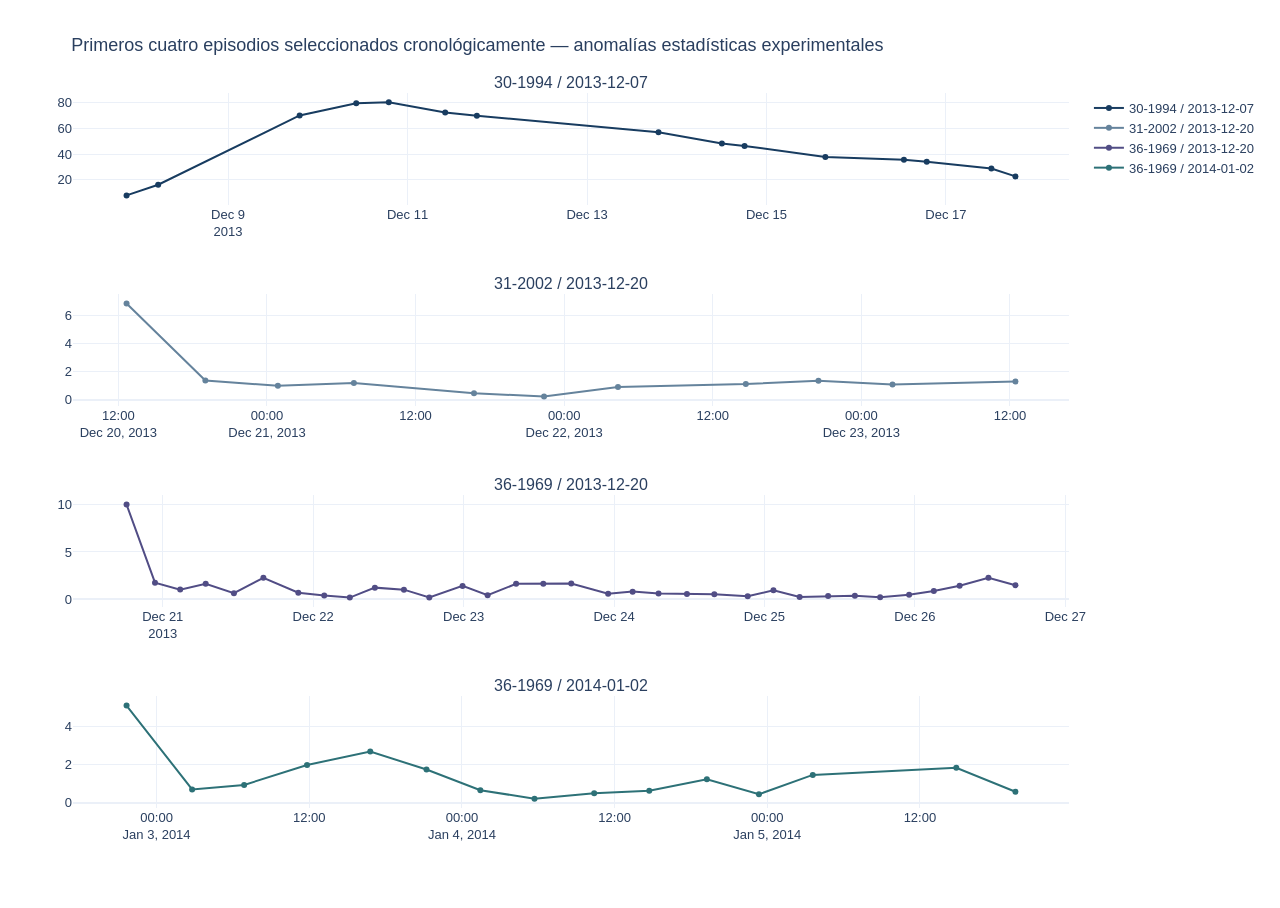
<file: reports/phase6/interactive/10_ejemplos.html>
<!doctype html>
<html>
<head>
    <meta charset="utf-8" />
    <style>html, body {height: 100%;}</style>
</head>
<body>
    <div style="height:900px; width:100%;">                        <script>window.PlotlyConfig = {MathJaxConfig: 'local'};</script>
        <script charset="utf-8" src="plotly.min.js"></script>                <div id="phase6-10-ejemplos" class="plotly-graph-div" style="height:100%; width:100%;"></div>            <script>                window.PLOTLYENV=window.PLOTLYENV || {};                                if (document.getElementById("phase6-10-ejemplos")) {                    Plotly.newPlot(                        "phase6-10-ejemplos",                        [{"line":{"color":"#183C60"},"mode":"lines+markers","name":"30-1994 \u002f 2013-12-07","x":["2013-12-07T20:50:55.000000000","2013-12-08T05:18:17.000000000","2013-12-09T19:08:42.000000000","2013-12-10T10:16:50.000000000","2013-12-10T18:59:13.000000000","2013-12-11T10:04:25.000000000","2013-12-11T18:33:03.000000000","2013-12-13T19:06:49.000000000","2013-12-14T12:04:46.000000000","2013-12-14T18:08:30.000000000","2013-12-15T15:45:09.000000000","2013-12-16T12:45:46.000000000","2013-12-16T18:51:38.000000000","2013-12-17T12:08:47.000000000","2013-12-17T18:35:24.000000000"],"y":{"dtype":"f8","bdata":"5GpmkMxrHkDJXfvwUeIvQEst6klojVFAkMQl3gvzU0AuQFE9px1UQBLolrX8I1JACWwkEYWAUUAsXF9Vg31MQFRXNixxHkhAvVQZ+7gqR0CPhvWH1tBCQCqas3tMykFAhbnjUgn2QEAJVgsV7KY8QN19N4epdTZA"},"type":"scatter","xaxis":"x","yaxis":"y"},{"line":{"color":"#65839C"},"mode":"lines+markers","name":"31-2002 \u002f 2013-12-20","x":["2013-12-20T12:39:33.000000000","2013-12-20T19:01:24.000000000","2013-12-21T00:52:40.000000000","2013-12-21T07:01:04.000000000","2013-12-21T16:42:58.000000000","2013-12-21T22:22:26.000000000","2013-12-22T04:20:41.000000000","2013-12-22T14:40:12.000000000","2013-12-22T20:31:56.000000000","2013-12-23T02:30:52.000000000","2013-12-23T12:26:35.000000000"],"y":{"dtype":"f8","bdata":"G3G2NjJpG0AzuLJk4Pj1P2pSM1JQHPA\u002fMDEbd+xK8z9ilHA78izePyah6o2HtM4\u002fljd4eJlD7T8r3qRlROzxP6pl2nE2rvU\u002fTCVIB5Ny8T81x2KC7sn0Pw=="},"type":"scatter","xaxis":"x2","yaxis":"y2"},{"line":{"color":"#514D85"},"mode":"lines+markers","name":"36-1969 \u002f 2013-12-20","x":["2013-12-20T18:13:25.000000000","2013-12-20T22:45:39.000000000","2013-12-21T02:46:46.000000000","2013-12-21T06:51:05.000000000","2013-12-21T11:21:09.000000000","2013-12-21T16:03:27.000000000","2013-12-21T21:37:52.000000000","2013-12-22T01:45:50.000000000","2013-12-22T05:50:41.000000000","2013-12-22T09:50:33.000000000","2013-12-22T14:28:42.000000000","2013-12-22T18:31:33.000000000","2013-12-22T23:50:03.000000000","2013-12-23T03:49:55.000000000","2013-12-23T08:22:33.000000000","2013-12-23T12:42:49.000000000","2013-12-23T17:10:22.000000000","2013-12-23T23:03:34.000000000","2013-12-24T02:58:12.000000000","2013-12-24T07:06:06.000000000","2013-12-24T11:38:05.000000000","2013-12-24T16:00:04.000000000","2013-12-24T21:19:43.000000000","2013-12-25T01:26:08.000000000","2013-12-25T05:36:57.000000000","2013-12-25T10:09:22.000000000","2013-12-25T14:25:29.000000000","2013-12-25T18:27:25.000000000","2013-12-25T23:04:42.000000000","2013-12-26T03:01:28.000000000","2013-12-26T07:08:40.000000000","2013-12-26T11:44:13.000000000","2013-12-26T16:02:48.000000000"],"y":{"dtype":"f8","bdata":"SHcyaTgLJECOAAEvkhn8P\u002ffJUsmwTvA\u002fNOL\u002fSOgs+j8ocP7CXVDkP5Nt\u002feG\u002fHgJAhuTbLDAt5j9aqAWhNATZP7GeIyUwnsY\u002f9y\u002fBDAuo8z\u002fnRw+hbznwP61fm\u002f90KMk\u002fYjlOpi2X9j+sH1H0JDTbPxE2SIdBEvo\u002f33TsM7pR+j\u002fiLjZrwcD6PxwCD+gw\u002fuI\u002fJ+6iJpfF6T+EcagAH2TjPw9JHSZ\u002fJOI\u002fCHVa9Pr14D\u002faVOh4Ma\u002fUP8CSjhUtPO4\u002fVWjByZeszz8xP3uWB0PVP3QeFpyZGdc\u002fL18gvaM8zD8zfhis7N\u002feP2xwo2sMNOw\u002fZlFhUVrW9j\u002frVXgObzYCQGbR48udn\u002fc\u002f"},"type":"scatter","xaxis":"x3","yaxis":"y3"},{"line":{"color":"#2D7177"},"mode":"lines+markers","name":"36-1969 \u002f 2014-01-02","x":["2014-01-02T21:38:19.000000000","2014-01-03T02:47:34.000000000","2014-01-03T06:52:56.000000000","2014-01-03T11:49:35.000000000","2014-01-03T16:47:41.000000000","2014-01-03T21:12:58.000000000","2014-01-04T01:27:00.000000000","2014-01-04T05:42:15.000000000","2014-01-04T10:23:44.000000000","2014-01-04T14:43:30.000000000","2014-01-04T19:15:14.000000000","2014-01-04T23:20:50.000000000","2014-01-05T03:34:44.000000000","2014-01-05T14:51:33.000000000","2014-01-05T19:30:34.000000000"],"y":{"dtype":"f8","bdata":"j1aopmd6FECwfqexWoHmP8hTJyHLEu4\u002fcaINsb3c\u002fz9zagxoPpwFQK16v919DPw\u002fb1i1\u002flAe5T\u002foAOIiodrLP\u002f9Y2MPoH+A\u002fHv4AgjJ95D+Isvc28M3zP\u002fMN7bTMwNw\u002f+FoVTmSB9z8jvKHC9X79P\u002fSOuu+WmuI\u002f"},"type":"scatter","xaxis":"x4","yaxis":"y4"}],                        {"template":{"data":{"barpolar":[{"marker":{"line":{"color":"white","width":0.5},"pattern":{"fillmode":"overlay","size":10,"solidity":0.2}},"type":"barpolar"}],"bar":[{"error_x":{"color":"#2a3f5f"},"error_y":{"color":"#2a3f5f"},"marker":{"line":{"color":"white","width":0.5},"pattern":{"fillmode":"overlay","size":10,"solidity":0.2}},"type":"bar"}],"carpet":[{"aaxis":{"endlinecolor":"#2a3f5f","gridcolor":"#C8D4E3","linecolor":"#C8D4E3","minorgridcolor":"#C8D4E3","startlinecolor":"#2a3f5f"},"baxis":{"endlinecolor":"#2a3f5f","gridcolor":"#C8D4E3","linecolor":"#C8D4E3","minorgridcolor":"#C8D4E3","startlinecolor":"#2a3f5f"},"type":"carpet"}],"choropleth":[{"colorbar":{"outlinewidth":0,"ticks":""},"type":"choropleth"}],"contourcarpet":[{"colorbar":{"outlinewidth":0,"ticks":""},"type":"contourcarpet"}],"contour":[{"colorbar":{"outlinewidth":0,"ticks":""},"colorscale":[[0.0,"#0d0887"],[0.1111111111111111,"#46039f"],[0.2222222222222222,"#7201a8"],[0.3333333333333333,"#9c179e"],[0.4444444444444444,"#bd3786"],[0.5555555555555556,"#d8576b"],[0.6666666666666666,"#ed7953"],[0.7777777777777778,"#fb9f3a"],[0.8888888888888888,"#fdca26"],[1.0,"#f0f921"]],"type":"contour"}],"heatmap":[{"colorbar":{"outlinewidth":0,"ticks":""},"colorscale":[[0.0,"#0d0887"],[0.1111111111111111,"#46039f"],[0.2222222222222222,"#7201a8"],[0.3333333333333333,"#9c179e"],[0.4444444444444444,"#bd3786"],[0.5555555555555556,"#d8576b"],[0.6666666666666666,"#ed7953"],[0.7777777777777778,"#fb9f3a"],[0.8888888888888888,"#fdca26"],[1.0,"#f0f921"]],"type":"heatmap"}],"histogram2dcontour":[{"colorbar":{"outlinewidth":0,"ticks":""},"colorscale":[[0.0,"#0d0887"],[0.1111111111111111,"#46039f"],[0.2222222222222222,"#7201a8"],[0.3333333333333333,"#9c179e"],[0.4444444444444444,"#bd3786"],[0.5555555555555556,"#d8576b"],[0.6666666666666666,"#ed7953"],[0.7777777777777778,"#fb9f3a"],[0.8888888888888888,"#fdca26"],[1.0,"#f0f921"]],"type":"histogram2dcontour"}],"histogram2d":[{"colorbar":{"outlinewidth":0,"ticks":""},"colorscale":[[0.0,"#0d0887"],[0.1111111111111111,"#46039f"],[0.2222222222222222,"#7201a8"],[0.3333333333333333,"#9c179e"],[0.4444444444444444,"#bd3786"],[0.5555555555555556,"#d8576b"],[0.6666666666666666,"#ed7953"],[0.7777777777777778,"#fb9f3a"],[0.8888888888888888,"#fdca26"],[1.0,"#f0f921"]],"type":"histogram2d"}],"histogram":[{"marker":{"pattern":{"fillmode":"overlay","size":10,"solidity":0.2}},"type":"histogram"}],"mesh3d":[{"colorbar":{"outlinewidth":0,"ticks":""},"type":"mesh3d"}],"parcoords":[{"line":{"colorbar":{"outlinewidth":0,"ticks":""}},"type":"parcoords"}],"pie":[{"automargin":true,"type":"pie"}],"scatter3d":[{"line":{"colorbar":{"outlinewidth":0,"ticks":""}},"marker":{"colorbar":{"outlinewidth":0,"ticks":""}},"type":"scatter3d"}],"scattercarpet":[{"marker":{"colorbar":{"outlinewidth":0,"ticks":""}},"type":"scattercarpet"}],"scattergeo":[{"marker":{"colorbar":{"outlinewidth":0,"ticks":""}},"type":"scattergeo"}],"scattergl":[{"marker":{"colorbar":{"outlinewidth":0,"ticks":""}},"type":"scattergl"}],"scattermap":[{"marker":{"colorbar":{"outlinewidth":0,"ticks":""}},"type":"scattermap"}],"scatterpolargl":[{"marker":{"colorbar":{"outlinewidth":0,"ticks":""}},"type":"scatterpolargl"}],"scatterpolar":[{"marker":{"colorbar":{"outlinewidth":0,"ticks":""}},"type":"scatterpolar"}],"scatter":[{"fillpattern":{"fillmode":"overlay","size":10,"solidity":0.2},"type":"scatter"}],"scatterternary":[{"marker":{"colorbar":{"outlinewidth":0,"ticks":""}},"type":"scatterternary"}],"surface":[{"colorbar":{"outlinewidth":0,"ticks":""},"colorscale":[[0.0,"#0d0887"],[0.1111111111111111,"#46039f"],[0.2222222222222222,"#7201a8"],[0.3333333333333333,"#9c179e"],[0.4444444444444444,"#bd3786"],[0.5555555555555556,"#d8576b"],[0.6666666666666666,"#ed7953"],[0.7777777777777778,"#fb9f3a"],[0.8888888888888888,"#fdca26"],[1.0,"#f0f921"]],"type":"surface"}],"table":[{"cells":{"fill":{"color":"#EBF0F8"},"line":{"color":"white"}},"header":{"fill":{"color":"#C8D4E3"},"line":{"color":"white"}},"type":"table"}]},"layout":{"annotationdefaults":{"arrowcolor":"#2a3f5f","arrowhead":0,"arrowwidth":1},"autotypenumbers":"strict","coloraxis":{"colorbar":{"outlinewidth":0,"ticks":""}},"colorscale":{"diverging":[[0,"#8e0152"],[0.1,"#c51b7d"],[0.2,"#de77ae"],[0.3,"#f1b6da"],[0.4,"#fde0ef"],[0.5,"#f7f7f7"],[0.6,"#e6f5d0"],[0.7,"#b8e186"],[0.8,"#7fbc41"],[0.9,"#4d9221"],[1,"#276419"]],"sequential":[[0.0,"#0d0887"],[0.1111111111111111,"#46039f"],[0.2222222222222222,"#7201a8"],[0.3333333333333333,"#9c179e"],[0.4444444444444444,"#bd3786"],[0.5555555555555556,"#d8576b"],[0.6666666666666666,"#ed7953"],[0.7777777777777778,"#fb9f3a"],[0.8888888888888888,"#fdca26"],[1.0,"#f0f921"]],"sequentialminus":[[0.0,"#0d0887"],[0.1111111111111111,"#46039f"],[0.2222222222222222,"#7201a8"],[0.3333333333333333,"#9c179e"],[0.4444444444444444,"#bd3786"],[0.5555555555555556,"#d8576b"],[0.6666666666666666,"#ed7953"],[0.7777777777777778,"#fb9f3a"],[0.8888888888888888,"#fdca26"],[1.0,"#f0f921"]]},"colorway":["#636efa","#EF553B","#00cc96","#ab63fa","#FFA15A","#19d3f3","#FF6692","#B6E880","#FF97FF","#FECB52"],"font":{"color":"#2a3f5f"},"geo":{"bgcolor":"white","lakecolor":"white","landcolor":"white","showlakes":true,"showland":true,"subunitcolor":"#C8D4E3"},"hoverlabel":{"align":"left"},"hovermode":"closest","paper_bgcolor":"white","plot_bgcolor":"white","polar":{"angularaxis":{"gridcolor":"#EBF0F8","linecolor":"#EBF0F8","ticks":""},"bgcolor":"white","radialaxis":{"gridcolor":"#EBF0F8","linecolor":"#EBF0F8","ticks":""}},"scene":{"xaxis":{"backgroundcolor":"white","gridcolor":"#DFE8F3","gridwidth":2,"linecolor":"#EBF0F8","showbackground":true,"ticks":"","zerolinecolor":"#EBF0F8"},"yaxis":{"backgroundcolor":"white","gridcolor":"#DFE8F3","gridwidth":2,"linecolor":"#EBF0F8","showbackground":true,"ticks":"","zerolinecolor":"#EBF0F8"},"zaxis":{"backgroundcolor":"white","gridcolor":"#DFE8F3","gridwidth":2,"linecolor":"#EBF0F8","showbackground":true,"ticks":"","zerolinecolor":"#EBF0F8"}},"shapedefaults":{"line":{"color":"#2a3f5f"}},"ternary":{"aaxis":{"gridcolor":"#DFE8F3","linecolor":"#A2B1C6","ticks":""},"baxis":{"gridcolor":"#DFE8F3","linecolor":"#A2B1C6","ticks":""},"bgcolor":"white","caxis":{"gridcolor":"#DFE8F3","linecolor":"#A2B1C6","ticks":""}},"title":{"x":0.05},"xaxis":{"automargin":true,"gridcolor":"#EBF0F8","linecolor":"#EBF0F8","ticks":"","title":{"standoff":15},"zerolinecolor":"#EBF0F8","zerolinewidth":2},"yaxis":{"automargin":true,"gridcolor":"#EBF0F8","linecolor":"#EBF0F8","ticks":"","title":{"standoff":15},"zerolinecolor":"#EBF0F8","zerolinewidth":2}}},"xaxis":{"anchor":"y","domain":[0.0,1.0]},"yaxis":{"anchor":"x","domain":[0.84375,1.0]},"xaxis2":{"anchor":"y2","domain":[0.0,1.0]},"yaxis2":{"anchor":"x2","domain":[0.5625,0.71875]},"xaxis3":{"anchor":"y3","domain":[0.0,1.0]},"yaxis3":{"anchor":"x3","domain":[0.28125,0.4375]},"xaxis4":{"anchor":"y4","domain":[0.0,1.0]},"yaxis4":{"anchor":"x4","domain":[0.0,0.15625]},"annotations":[{"font":{"size":16},"showarrow":false,"text":"30-1994 \u002f 2013-12-07","x":0.5,"xanchor":"center","xref":"paper","y":1.0,"yanchor":"bottom","yref":"paper"},{"font":{"size":16},"showarrow":false,"text":"31-2002 \u002f 2013-12-20","x":0.5,"xanchor":"center","xref":"paper","y":0.71875,"yanchor":"bottom","yref":"paper"},{"font":{"size":16},"showarrow":false,"text":"36-1969 \u002f 2013-12-20","x":0.5,"xanchor":"center","xref":"paper","y":0.4375,"yanchor":"bottom","yref":"paper"},{"font":{"size":16},"showarrow":false,"text":"36-1969 \u002f 2014-01-02","x":0.5,"xanchor":"center","xref":"paper","y":0.15625,"yanchor":"bottom","yref":"paper"}],"height":900,"font":{"family":"Arial","size":13},"margin":{"l":65,"r":25,"b":100,"t":85},"title":{"text":"Primeros cuatro episodios seleccionados cronol\u00f3gicamente \u2014 anomal\u00edas estad\u00edsticas experimentales"},"colorway":["#183C60","#65839C","#514D85","#2D7177","#8C939D"]},                        {"responsive": true}                    )                };            </script>        </div>
</body>
</html>
</file>
